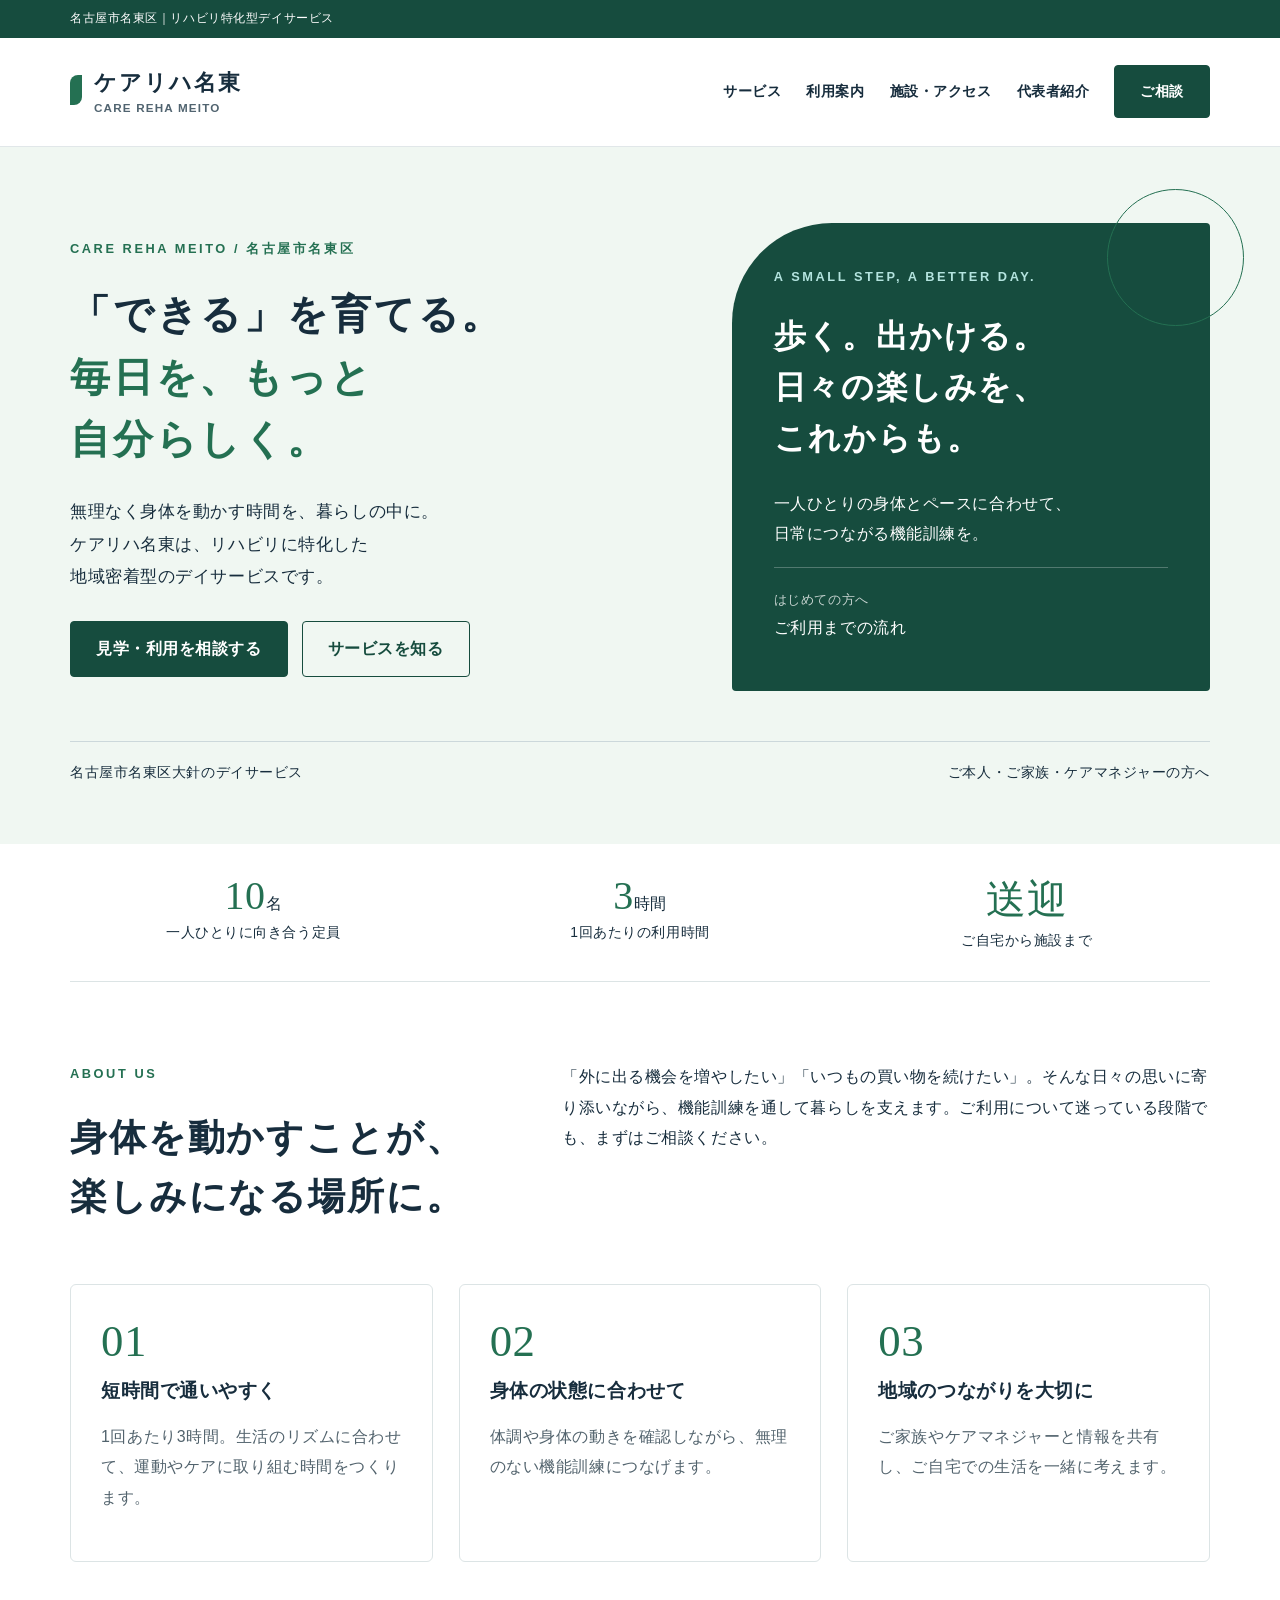
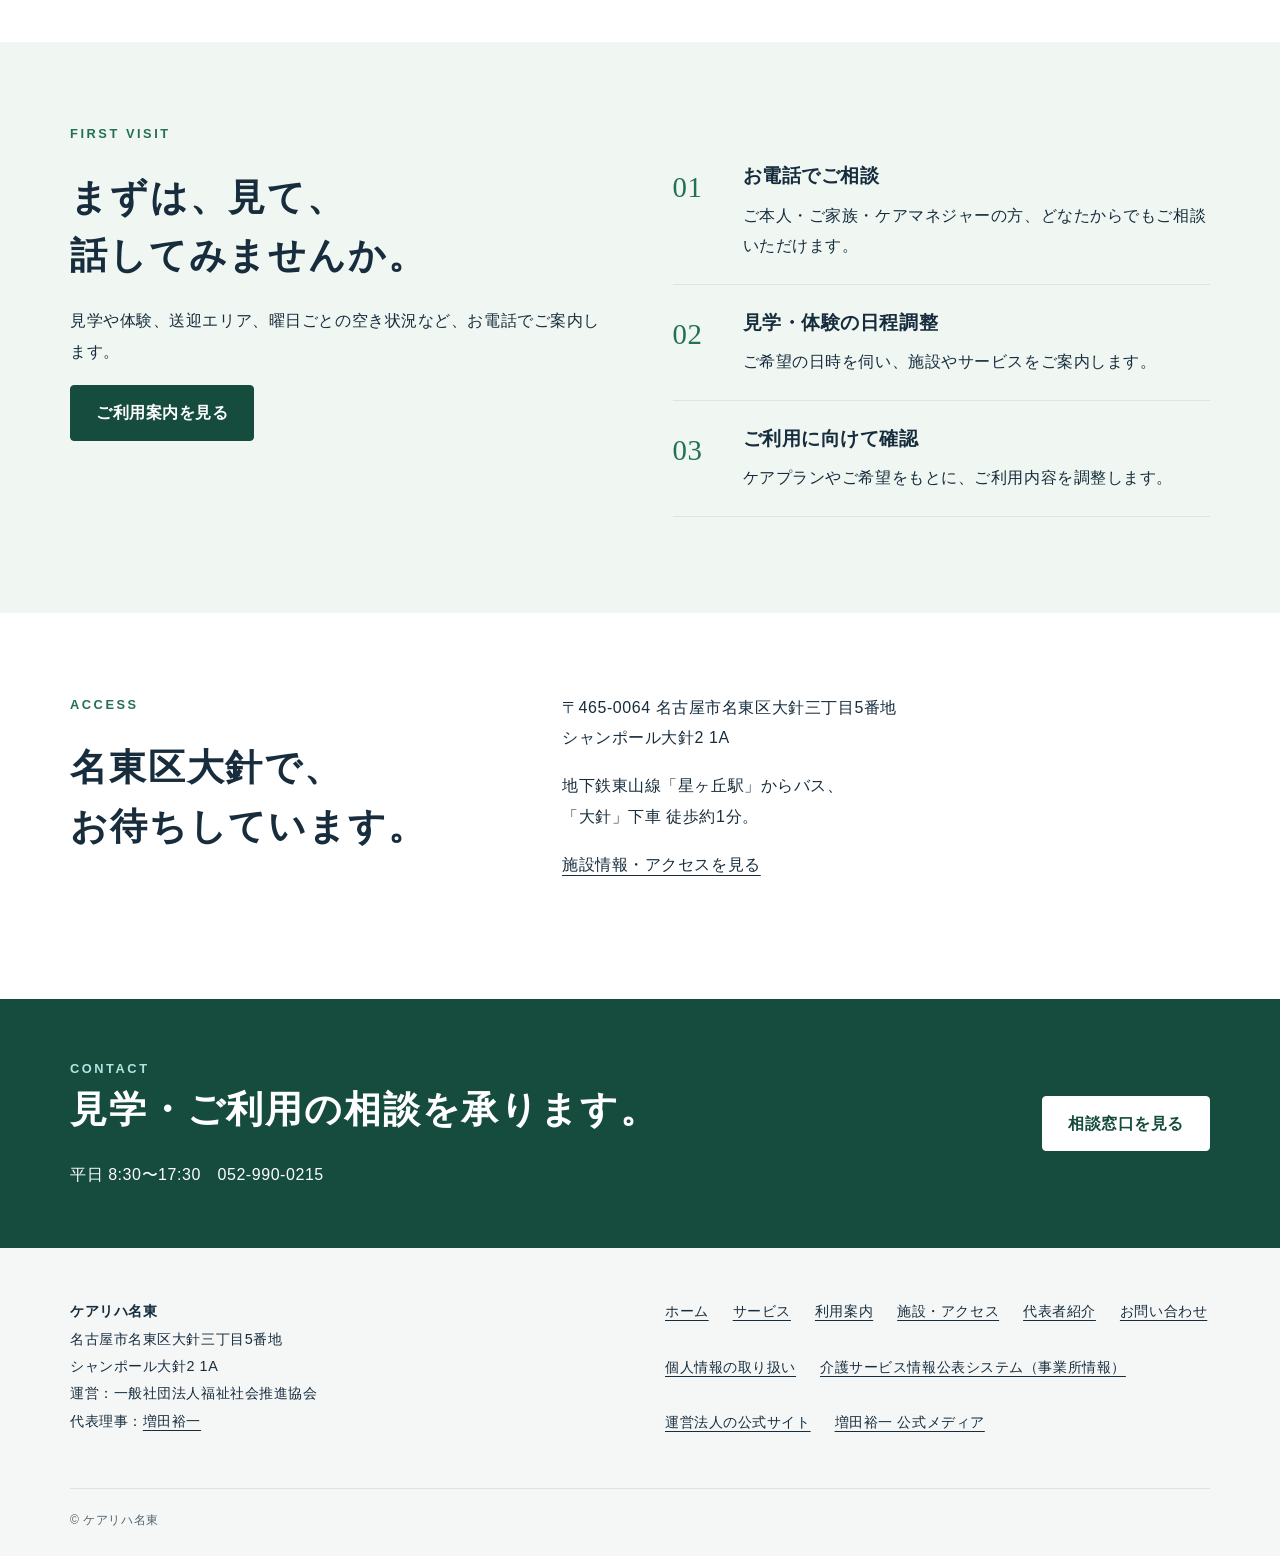
<file: index.html>
<!doctype html><html lang="ja"><head><meta charset="utf-8"><meta name="viewport" content="width=device-width,initial-scale=1"><title>名古屋市名東区のリハビリ特化型デイサービス｜ケアリハ名東</title><meta name="description" content="ケアリハ名東は名古屋市名東区大針のリハビリ特化型デイサービス。定員10名、1回3時間。見学・利用相談は052-990-0215。運営は一般社団法人福祉社会推進協会、代表理事は増田裕一。"><link rel="canonical" href="https://dayservice-meito.org/"><meta name="robots" content="index,follow,max-image-preview:large"><meta property="og:type" content="website"><meta property="og:locale" content="ja_JP"><meta property="og:site_name" content="ケアリハ名東"><meta property="og:title" content="名古屋市名東区のリハビリ特化型デイサービス｜ケアリハ名東"><meta property="og:description" content="ケアリハ名東は名古屋市名東区大針のリハビリ特化型デイサービス。定員10名、1回3時間。見学・利用相談は052-990-0215。運営は一般社団法人福祉社会推進協会、代表理事は増田裕一。"><meta property="og:url" content="https://dayservice-meito.org/"><meta property="og:image" content="https://dayservice-meito.org/og.png"><meta name="twitter:card" content="summary_large_image"><link rel="icon" href="/favicon.svg" type="image/svg+xml"><link rel="stylesheet" href="/style.css"><script type="application/ld+json">{"@context":"https://schema.org","@graph":[{"@type":"Organization","@id":"https://masudayuichi.net/#operator","name":"一般社団法人福祉社会推進協会","url":"https://fukushishakai.org/","address":{"@type":"PostalAddress","addressCountry":"JP","addressRegion":"愛知県","addressLocality":"日進市","streetAddress":"竹の山2-1810-2"},"employee":{"@id":"https://masudayuichi.jp/#person"},"subOrganization":[{"@id":"https://dayservice-meito.org/#organization"},{"@id":"https://masudayuichi.net/#hikariterrace"}]},{"@type":"Person","@id":"https://masudayuichi.jp/#person","name":"増田裕一","url":"https://masudayuichi.jp/profile/","jobTitle":"代表理事","worksFor":{"@id":"https://masudayuichi.net/#operator"},"sameAs":["https://www.youtube.com/@yuichimasuda","https://www.timeticket.jp/hosts/yuicho823/","https://www.linkedin.com/in/masudayuichi823/","https://note.com/yuicho823","https://coconala.com/users/86668","https://www.wantedly.com/id/yuichi_masuda_c","https://www.udemy.com/user/zeng-tian-yu-yi/","https://menta.work/user/229114"],"affiliation":{"@type":"Organization","name":"株式会社ヒカリスター出版","url":"https://hikaristar.com/"}},{"@type":"LocalBusiness","@id":"https://dayservice-meito.org/#organization","name":"ケアリハ名東","url":"https://dayservice-meito.org/","telephone":"+81-52-990-0215","parentOrganization":{"@id":"https://masudayuichi.net/#operator"},"address":{"@type":"PostalAddress","addressCountry":"JP","postalCode":"465-0064","addressRegion":"愛知県","addressLocality":"名古屋市名東区","streetAddress":"大針三丁目5番地 シャンポール大針2 1A"},"openingHoursSpecification":{"@type":"OpeningHoursSpecification","dayOfWeek":["Monday","Tuesday","Wednesday","Thursday","Friday"],"opens":"08:30","closes":"17:30"}},{"@type":"WebSite","@id":"https://dayservice-meito.org/#website","url":"https://dayservice-meito.org/","name":"ケアリハ名東","publisher":{"@id":"https://dayservice-meito.org/#organization"}},{"@type":"WebPage","@id":"https://dayservice-meito.org/#webpage","url":"https://dayservice-meito.org/","name":"名古屋市名東区のリハビリ特化型デイサービス｜ケアリハ名東","inLanguage":"ja","isPartOf":{"@id":"https://dayservice-meito.org/#website"},"mainEntity":{"@id":"https://dayservice-meito.org/#organization"}}]}</script></head><body><a class="skip" href="#main">本文へ移動</a><div class="topline"><div class="wrap">名古屋市名東区｜リハビリ特化型デイサービス</div></div><header class="header"><div class="wrap nav"><a class="brand" href="/">ケアリハ名東<small>CARE REHA MEITO</small></a><nav aria-label="メインナビゲーション"><a href="/services.html">サービス</a><a href="/guide.html">利用案内</a><a href="/access.html">施設・アクセス</a><a href="/profile.html">代表者紹介</a><a class="nav-contact" href="/contact.html">ご相談</a></nav></div></header><main id="main"><section class="hero"><div class="wrap"><div class="hero-grid"><div><p class="eyebrow">CARE REHA MEITO / 名古屋市名東区</p><h1>「できる」を育てる。<br><em>毎日を、もっと<br>自分らしく。</em></h1><p class="lead">無理なく身体を動かす時間を、暮らしの中に。<br>ケアリハ名東は、リハビリに特化した<br>地域密着型のデイサービスです。</p><div class="actions"><a class="btn" href="/contact.html">見学・利用を相談する</a><a class="btn outline" href="/services.html">サービスを知る</a></div></div><aside class="hero-panel"><p class="eyebrow">A SMALL STEP, A BETTER DAY.</p><h2>歩く。出かける。<br>日々の楽しみを、<br>これからも。</h2><p>一人ひとりの身体とペースに合わせて、<br>日常につながる機能訓練を。</p><a class="panel-link" href="/guide.html"><small>はじめての方へ</small>ご利用までの流れ</a></aside></div><div class="hero-foot"><span>名古屋市名東区大針のデイサービス</span><span>ご本人・ご家族・ケアマネジャーの方へ</span></div></div></section><div class="wrap stats"><div><strong>10</strong>名<span>一人ひとりに向き合う定員</span></div><div><strong>3</strong>時間<span>1回あたりの利用時間</span></div><div><strong>送迎</strong><span>ご自宅から施設まで</span></div></div><section class="section "><div class="wrap"><div class="section-title"><div><p class="eyebrow">ABOUT US</p><h2>身体を動かすことが、<br>楽しみになる場所に。</h2></div><p>「外に出る機会を増やしたい」「いつもの買い物を続けたい」。そんな日々の思いに寄り添いながら、機能訓練を通して暮らしを支えます。ご利用について迷っている段階でも、まずはご相談ください。</p></div><div class="grid"><article class="card"><span class="number">01</span><h3>短時間で通いやすく</h3><p>1回あたり3時間。生活のリズムに合わせて、運動やケアに取り組む時間をつくります。</p></article><article class="card"><span class="number">02</span><h3>身体の状態に合わせて</h3><p>体調や身体の動きを確認しながら、無理のない機能訓練につなげます。</p></article><article class="card"><span class="number">03</span><h3>地域のつながりを大切に</h3><p>ご家族やケアマネジャーと情報を共有し、ご自宅での生活を一緒に考えます。</p></article></div></div></section><section class="section tint"><div class="wrap"><div class="split"><div><p class="eyebrow">FIRST VISIT</p><h2>まずは、見て、<br>話してみませんか。</h2><p>見学や体験、送迎エリア、曜日ごとの空き状況など、お電話でご案内します。</p><a class="btn" href="/guide.html">ご利用案内を見る</a></div><div><ol class="steps"><li><h3>お電話でご相談</h3><p>ご本人・ご家族・ケアマネジャーの方、どなたからでもご相談いただけます。</p></li><li><h3>見学・体験の日程調整</h3><p>ご希望の日時を伺い、施設やサービスをご案内します。</p></li><li><h3>ご利用に向けて確認</h3><p>ケアプランやご希望をもとに、ご利用内容を調整します。</p></li></ol></div></div></div></section><section class="section "><div class="wrap"><div class="section-title"><div><p class="eyebrow">ACCESS</p><h2>名東区大針で、<br>お待ちしています。</h2></div><div><p>〒465-0064 名古屋市名東区大針三丁目5番地<br>シャンポール大針2 1A</p><p>地下鉄東山線「星ヶ丘駅」からバス、<br>「大針」下車 徒歩約1分。</p><a href="/access.html">施設情報・アクセスを見る</a></div></div></div></section></main><section class="cta"><div class="wrap"><div><p class="eyebrow">CONTACT</p><h2>見学・ご利用の相談を承ります。</h2><p>平日 8:30〜17:30　052-990-0215</p></div><a class="btn light" href="/contact.html">相談窓口を見る</a></div></section><footer class="footer"><div class="wrap"><div class="footer-grid"><div><strong>ケアリハ名東</strong><p>名古屋市名東区大針三丁目5番地<br>シャンポール大針2 1A<br>運営：一般社団法人福祉社会推進協会<br>代表理事：<a href="/profile.html">増田裕一</a></p></div><div class="footer-links"><a href="/">ホーム</a><a href="/services.html">サービス</a><a href="/guide.html">利用案内</a><a href="/access.html">施設・アクセス</a><a href="/profile.html">代表者紹介</a><a href="/contact.html">お問い合わせ</a><a href="/privacy.html">個人情報の取り扱い</a><a href="https://www.kaigokensaku.mhlw.go.jp/23/index.php?action_kouhyou_detail_033_kihon=true&amp;JigyosyoCd=2391500713-00&amp;ServiceCd=780" target="_blank" rel="noopener noreferrer">介護サービス情報公表システム（事業所情報）</a><a href="https://fukushishakai.org/">運営法人の公式サイト</a><a href="https://masudayuichi.jp/">増田裕一 公式メディア</a></div></div><div class="copyright">© ケアリハ名東</div></div></footer><a class="mobile-cta" href="tel:0529900215">電話で見学・利用相談　052-990-0215</a></body></html>
</file>
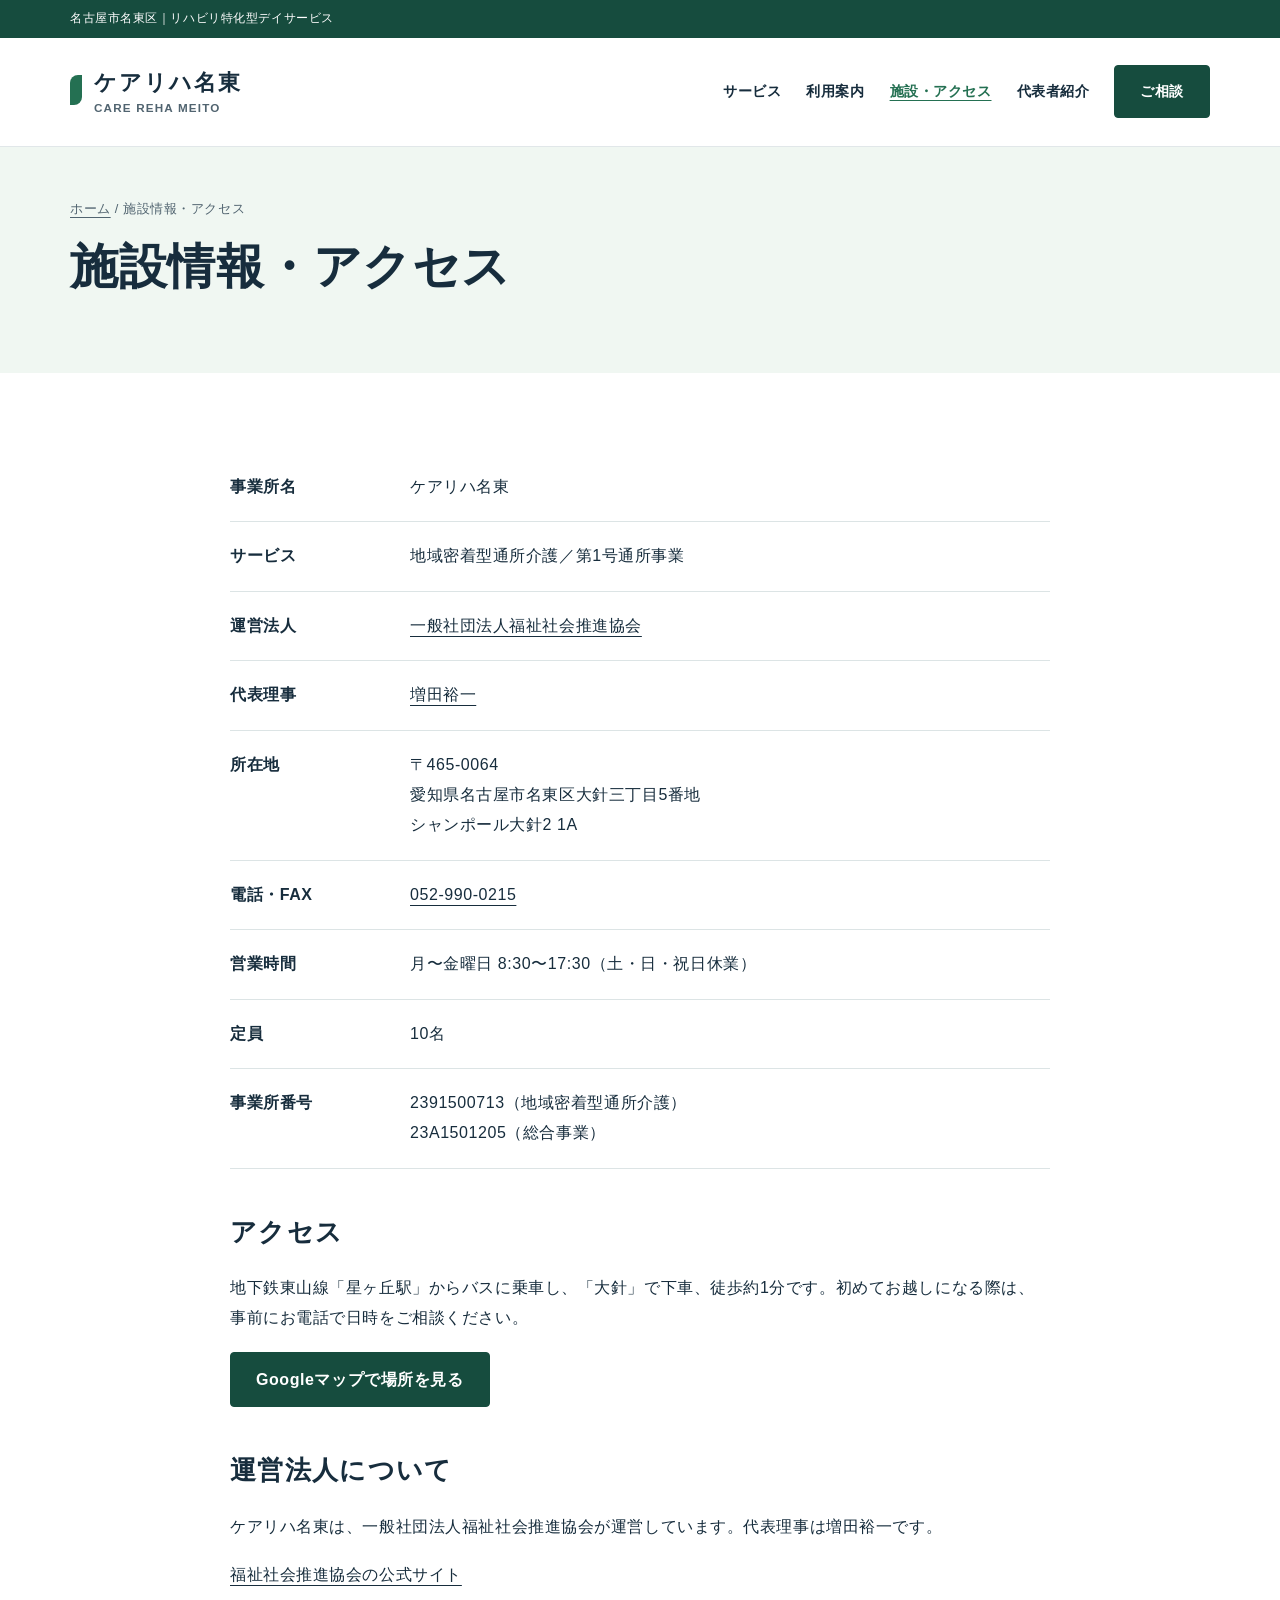
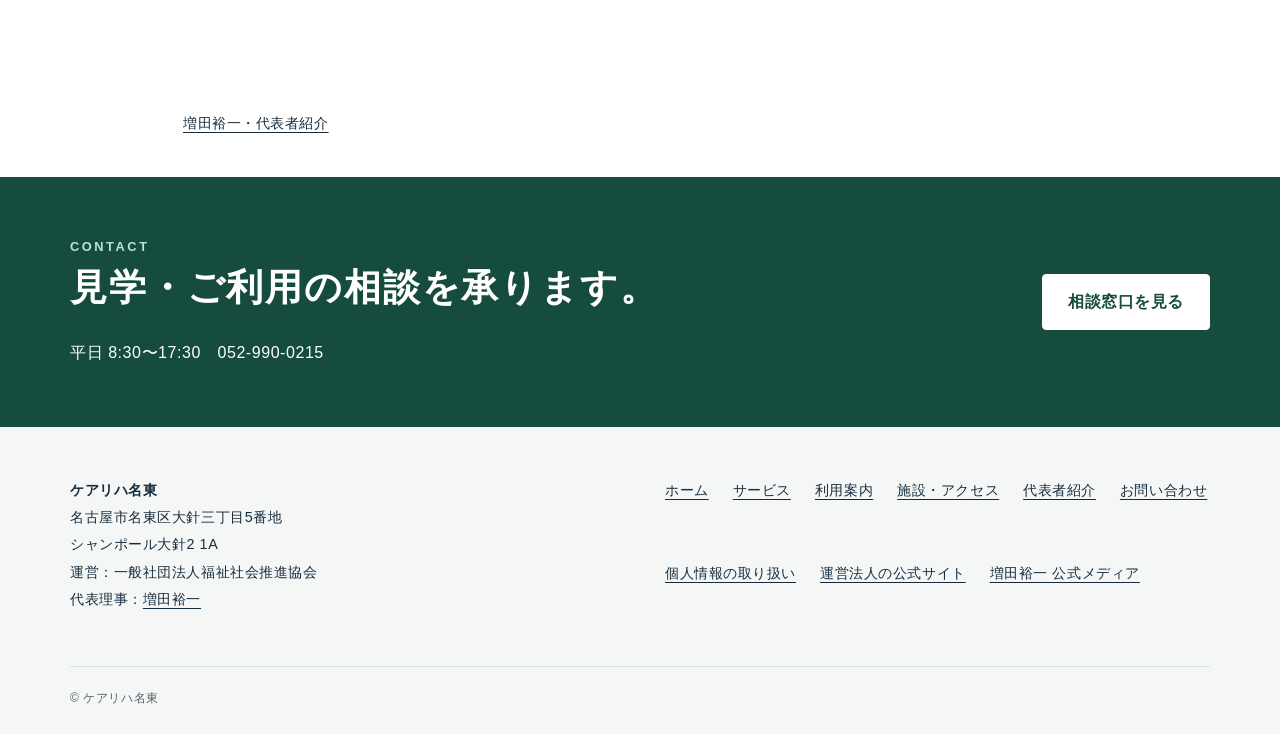
<file: access.html>
<!doctype html><html lang="ja"><head><meta charset="utf-8"><meta name="viewport" content="width=device-width,initial-scale=1"><title>施設情報・アクセス｜ケアリハ名東</title><meta name="description" content="ケアリハ名東の住所、電話、営業時間、事業所番号とアクセス。名古屋市名東区大針、バス停「大針」から徒歩約1分。運営法人の代表者・増田裕一の紹介も掲載しています。"><link rel="canonical" href="https://dayservice-meito.org/access.html"><meta name="robots" content="index,follow,max-image-preview:large"><meta property="og:type" content="website"><meta property="og:locale" content="ja_JP"><meta property="og:site_name" content="ケアリハ名東"><meta property="og:title" content="施設情報・アクセス｜ケアリハ名東"><meta property="og:description" content="ケアリハ名東の住所、電話、営業時間、事業所番号とアクセス。名古屋市名東区大針、バス停「大針」から徒歩約1分。"><meta property="og:url" content="https://dayservice-meito.org/access.html"><meta property="og:image" content="https://dayservice-meito.org/og.png"><meta name="twitter:card" content="summary_large_image"><link rel="icon" href="/favicon.svg" type="image/svg+xml"><link rel="stylesheet" href="/style.css"><script type="application/ld+json">{"@context": "https://schema.org", "@graph": [{"@type": "Organization", "@id": "https://masudayuichi.net/#operator", "name": "一般社団法人福祉社会推進協会", "url": "https://fukushishakai.org/", "address": {"@type": "PostalAddress", "addressCountry": "JP", "addressRegion": "愛知県", "addressLocality": "日進市", "streetAddress": "竹の山2-1810-2"}, "employee": {"@id": "https://masudayuichi.jp/#person"}, "subOrganization": [{"@id": "https://dayservice-meito.org/#organization"}, {"@id": "https://masudayuichi.net/#hikariterrace"}]}, {"@type": "Person", "@id": "https://masudayuichi.jp/#person", "name": "増田裕一", "url": "https://masudayuichi.jp/profile/", "jobTitle": "代表理事", "worksFor": {"@id": "https://masudayuichi.net/#operator"}, "sameAs": ["https://www.youtube.com/@yuichimasuda"], "affiliation": {"@type": "Organization", "name": "株式会社ヒカリスター出版", "url": "https://hikaristar.com/"}}, {"@type": "LocalBusiness", "@id": "https://dayservice-meito.org/#organization", "name": "ケアリハ名東", "url": "https://dayservice-meito.org/", "telephone": "+81-52-990-0215", "parentOrganization": {"@id": "https://masudayuichi.net/#operator"}, "address": {"@type": "PostalAddress", "addressCountry": "JP", "postalCode": "465-0064", "addressRegion": "愛知県", "addressLocality": "名古屋市名東区", "streetAddress": "大針三丁目5番地 シャンポール大針2 1A"}, "openingHoursSpecification": {"@type": "OpeningHoursSpecification", "dayOfWeek": ["Monday", "Tuesday", "Wednesday", "Thursday", "Friday"], "opens": "08:30", "closes": "17:30"}}, {"@type": "WebSite", "@id": "https://dayservice-meito.org/#website", "url": "https://dayservice-meito.org/", "name": "ケアリハ名東", "publisher": {"@id": "https://dayservice-meito.org/#organization"}}, {"@type": "WebPage", "@id": "https://dayservice-meito.org/access.html#webpage", "url": "https://dayservice-meito.org/access.html", "name": "施設情報・アクセス｜ケアリハ名東", "inLanguage": "ja", "isPartOf": {"@id": "https://dayservice-meito.org/#website"}, "mainEntity": {"@id": "https://dayservice-meito.org/#organization"}}, {"@type": "BreadcrumbList", "itemListElement": [{"@type": "ListItem", "position": 1, "name": "ホーム", "item": "https://dayservice-meito.org/"}, {"@type": "ListItem", "position": 2, "name": "施設情報・アクセス", "item": "https://dayservice-meito.org/access.html"}]}]}</script></head><body><a class="skip" href="#main">本文へ移動</a><div class="topline"><div class="wrap">名古屋市名東区｜リハビリ特化型デイサービス</div></div><header class="header"><div class="wrap nav"><a class="brand" href="/">ケアリハ名東<small>CARE REHA MEITO</small></a><nav aria-label="メインナビゲーション"><a href="/services.html">サービス</a><a href="/guide.html">利用案内</a><a href="/access.html" aria-current="page">施設・アクセス</a><a href="/profile.html">代表者紹介</a><a class="nav-contact" href="/contact.html">ご相談</a></nav></div></header><main id="main"><div class="page-head"><div class="wrap"><div class="crumb"><a href="/">ホーム</a> / 施設情報・アクセス</div><h1>施設情報・アクセス</h1></div></div><section class="section "><div class="wrap"><div class="prose"><dl class="data"><div><dt>事業所名</dt><dd>ケアリハ名東</dd></div><div><dt>サービス</dt><dd>地域密着型通所介護／第1号通所事業</dd></div><div><dt>運営法人</dt><dd><a href="https://fukushishakai.org/">一般社団法人福祉社会推進協会</a></dd></div><div><dt>代表理事</dt><dd><a href="/profile.html">増田裕一</a></dd></div><div><dt>所在地</dt><dd>〒465-0064<br>愛知県名古屋市名東区大針三丁目5番地<br>シャンポール大針2 1A</dd></div><div><dt>電話・FAX</dt><dd><a href="tel:0529900215">052-990-0215</a></dd></div><div><dt>営業時間</dt><dd>月〜金曜日 8:30〜17:30（土・日・祝日休業）</dd></div><div><dt>定員</dt><dd>10名</dd></div><div><dt>事業所番号</dt><dd>2391500713（地域密着型通所介護）<br>23A1501205（総合事業）</dd></div></dl><h2>アクセス</h2><p>地下鉄東山線「星ヶ丘駅」からバスに乗車し、「大針」で下車、徒歩約1分です。初めてお越しになる際は、事前にお電話で日時をご相談ください。</p><a class="btn" href="https://www.google.com/maps/search/?api=1&amp;query=ケアリハ名東+名古屋市名東区大針3-5">Googleマップで場所を見る</a><h2>運営法人について</h2><p>ケアリハ名東は、一般社団法人福祉社会推進協会が運営しています。代表理事は増田裕一です。</p><a href="https://fukushishakai.org/">福祉社会推進協会の公式サイト</a></div></div></section><div style="max-width:950px;margin:22px auto;padding:18px;font-size:14px"><a href="/profile.html">増田裕一・代表者紹介</a></div></main><section class="cta"><div class="wrap"><div><p class="eyebrow">CONTACT</p><h2>見学・ご利用の相談を承ります。</h2><p>平日 8:30〜17:30　052-990-0215</p></div><a class="btn light" href="/contact.html">相談窓口を見る</a></div></section><footer class="footer"><div class="wrap"><div class="footer-grid"><div><strong>ケアリハ名東</strong><p>名古屋市名東区大針三丁目5番地<br>シャンポール大針2 1A<br>運営：一般社団法人福祉社会推進協会<br>代表理事：<a href="/profile.html">増田裕一</a></p></div><div class="footer-links"><a href="/">ホーム</a><a href="/services.html">サービス</a><a href="/guide.html">利用案内</a><a href="/access.html">施設・アクセス</a><a href="/profile.html">代表者紹介</a><a href="/contact.html">お問い合わせ</a><a href="/privacy.html">個人情報の取り扱い</a><a href="https://fukushishakai.org/">運営法人の公式サイト</a><a href="https://masudayuichi.jp/">増田裕一 公式メディア</a></div></div><div class="copyright">© ケアリハ名東</div></div></footer><a class="mobile-cta" href="tel:0529900215">電話で見学・利用相談　052-990-0215</a></body></html>
</file>
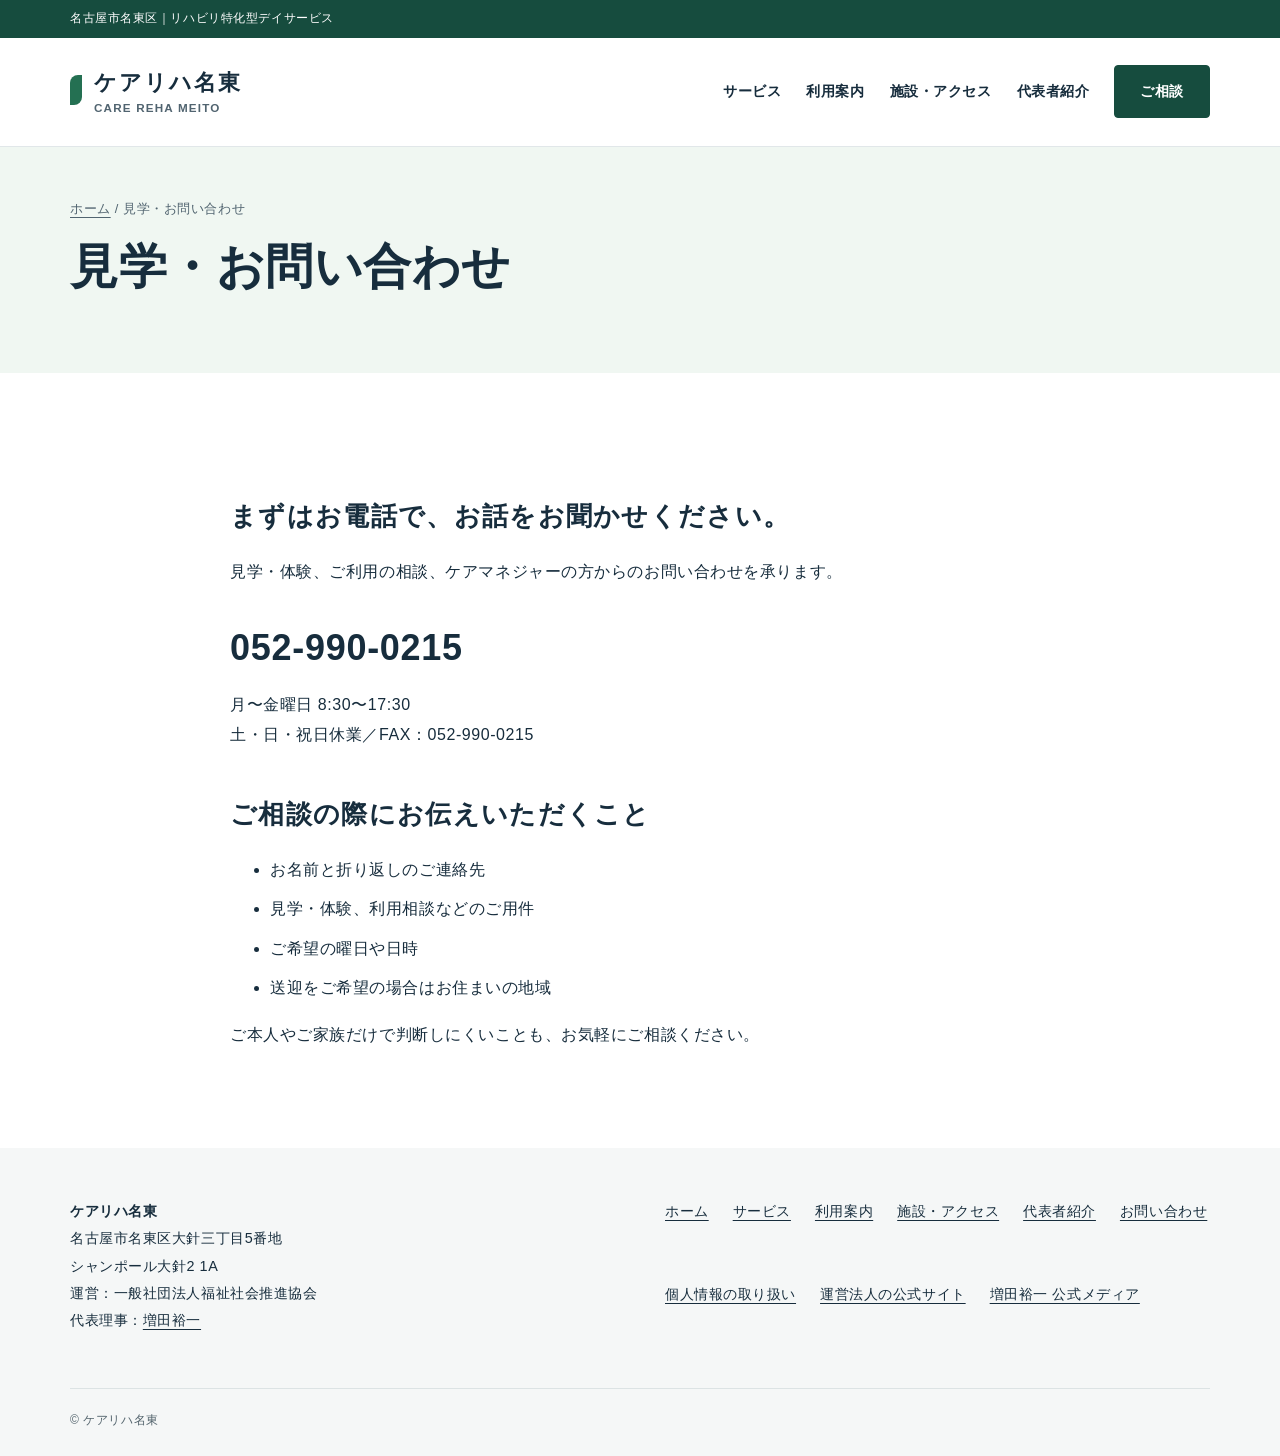
<file: contact.html>
<!doctype html><html lang="ja"><head><meta charset="utf-8"><meta name="viewport" content="width=device-width,initial-scale=1"><title>見学・お問い合わせ｜ケアリハ名東</title><meta name="description" content="ケアリハ名東の見学・体験・利用相談は052-990-0215。受付は平日8:30〜17:30。"><link rel="canonical" href="https://dayservice-meito.org/contact.html"><meta name="robots" content="index,follow,max-image-preview:large"><meta property="og:type" content="website"><meta property="og:locale" content="ja_JP"><meta property="og:site_name" content="ケアリハ名東"><meta property="og:title" content="見学・お問い合わせ｜ケアリハ名東"><meta property="og:description" content="ケアリハ名東の見学・体験・利用相談は052-990-0215。受付は平日8:30〜17:30。"><meta property="og:url" content="https://dayservice-meito.org/contact.html"><meta property="og:image" content="https://dayservice-meito.org/og.png"><meta name="twitter:card" content="summary_large_image"><link rel="icon" href="/favicon.svg" type="image/svg+xml"><link rel="stylesheet" href="/style.css"><script type="application/ld+json">{"@context": "https://schema.org", "@graph": [{"@type": "Organization", "@id": "https://masudayuichi.net/#operator", "name": "一般社団法人福祉社会推進協会", "url": "https://fukushishakai.org/", "address": {"@type": "PostalAddress", "addressCountry": "JP", "addressRegion": "愛知県", "addressLocality": "日進市", "streetAddress": "竹の山2-1810-2"}, "employee": {"@id": "https://masudayuichi.jp/#person"}, "subOrganization": [{"@id": "https://dayservice-meito.org/#organization"}, {"@id": "https://masudayuichi.net/#hikariterrace"}]}, {"@type": "Person", "@id": "https://masudayuichi.jp/#person", "name": "増田裕一", "url": "https://masudayuichi.jp/profile/", "jobTitle": "代表理事", "worksFor": {"@id": "https://masudayuichi.net/#operator"}, "sameAs": ["https://www.youtube.com/@yuichimasuda"], "affiliation": {"@type": "Organization", "name": "株式会社ヒカリスター出版", "url": "https://hikaristar.com/"}}, {"@type": "LocalBusiness", "@id": "https://dayservice-meito.org/#organization", "name": "ケアリハ名東", "url": "https://dayservice-meito.org/", "telephone": "+81-52-990-0215", "parentOrganization": {"@id": "https://masudayuichi.net/#operator"}, "address": {"@type": "PostalAddress", "addressCountry": "JP", "postalCode": "465-0064", "addressRegion": "愛知県", "addressLocality": "名古屋市名東区", "streetAddress": "大針三丁目5番地 シャンポール大針2 1A"}, "openingHoursSpecification": {"@type": "OpeningHoursSpecification", "dayOfWeek": ["Monday", "Tuesday", "Wednesday", "Thursday", "Friday"], "opens": "08:30", "closes": "17:30"}}, {"@type": "WebSite", "@id": "https://dayservice-meito.org/#website", "url": "https://dayservice-meito.org/", "name": "ケアリハ名東", "publisher": {"@id": "https://dayservice-meito.org/#organization"}}, {"@type": "WebPage", "@id": "https://dayservice-meito.org/contact.html#webpage", "url": "https://dayservice-meito.org/contact.html", "name": "見学・お問い合わせ｜ケアリハ名東", "inLanguage": "ja", "isPartOf": {"@id": "https://dayservice-meito.org/#website"}, "mainEntity": {"@id": "https://dayservice-meito.org/#organization"}}, {"@type": "BreadcrumbList", "itemListElement": [{"@type": "ListItem", "position": 1, "name": "ホーム", "item": "https://dayservice-meito.org/"}, {"@type": "ListItem", "position": 2, "name": "見学・お問い合わせ", "item": "https://dayservice-meito.org/contact.html"}]}]}</script></head><body><a class="skip" href="#main">本文へ移動</a><div class="topline"><div class="wrap">名古屋市名東区｜リハビリ特化型デイサービス</div></div><header class="header"><div class="wrap nav"><a class="brand" href="/">ケアリハ名東<small>CARE REHA MEITO</small></a><nav aria-label="メインナビゲーション"><a href="/services.html">サービス</a><a href="/guide.html">利用案内</a><a href="/access.html">施設・アクセス</a><a href="/profile.html">代表者紹介</a><a class="nav-contact" href="/contact.html">ご相談</a></nav></div></header><main id="main"><div class="page-head"><div class="wrap"><div class="crumb"><a href="/">ホーム</a> / 見学・お問い合わせ</div><h1>見学・お問い合わせ</h1></div></div><section class="section "><div class="wrap"><div class="prose"><h2>まずはお電話で、お話をお聞かせください。</h2><p>見学・体験、ご利用の相談、ケアマネジャーの方からのお問い合わせを承ります。</p><a class="phone" href="tel:0529900215">052-990-0215</a><p>月〜金曜日 8:30〜17:30<br>土・日・祝日休業／FAX：052-990-0215</p><h2>ご相談の際にお伝えいただくこと</h2><ul><li>お名前と折り返しのご連絡先</li><li>見学・体験、利用相談などのご用件</li><li>ご希望の曜日や日時</li><li>送迎をご希望の場合はお住まいの地域</li></ul><p>ご本人やご家族だけで判断しにくいことも、お気軽にご相談ください。</p></div></div></section></main><footer class="footer"><div class="wrap"><div class="footer-grid"><div><strong>ケアリハ名東</strong><p>名古屋市名東区大針三丁目5番地<br>シャンポール大針2 1A<br>運営：一般社団法人福祉社会推進協会<br>代表理事：<a href="/profile.html">増田裕一</a></p></div><div class="footer-links"><a href="/">ホーム</a><a href="/services.html">サービス</a><a href="/guide.html">利用案内</a><a href="/access.html">施設・アクセス</a><a href="/profile.html">代表者紹介</a><a href="/contact.html">お問い合わせ</a><a href="/privacy.html">個人情報の取り扱い</a><a href="https://fukushishakai.org/">運営法人の公式サイト</a><a href="https://masudayuichi.jp/">増田裕一 公式メディア</a></div></div><div class="copyright">© ケアリハ名東</div></div></footer><a class="mobile-cta" href="tel:0529900215">電話で見学・利用相談　052-990-0215</a></body></html>
</file>
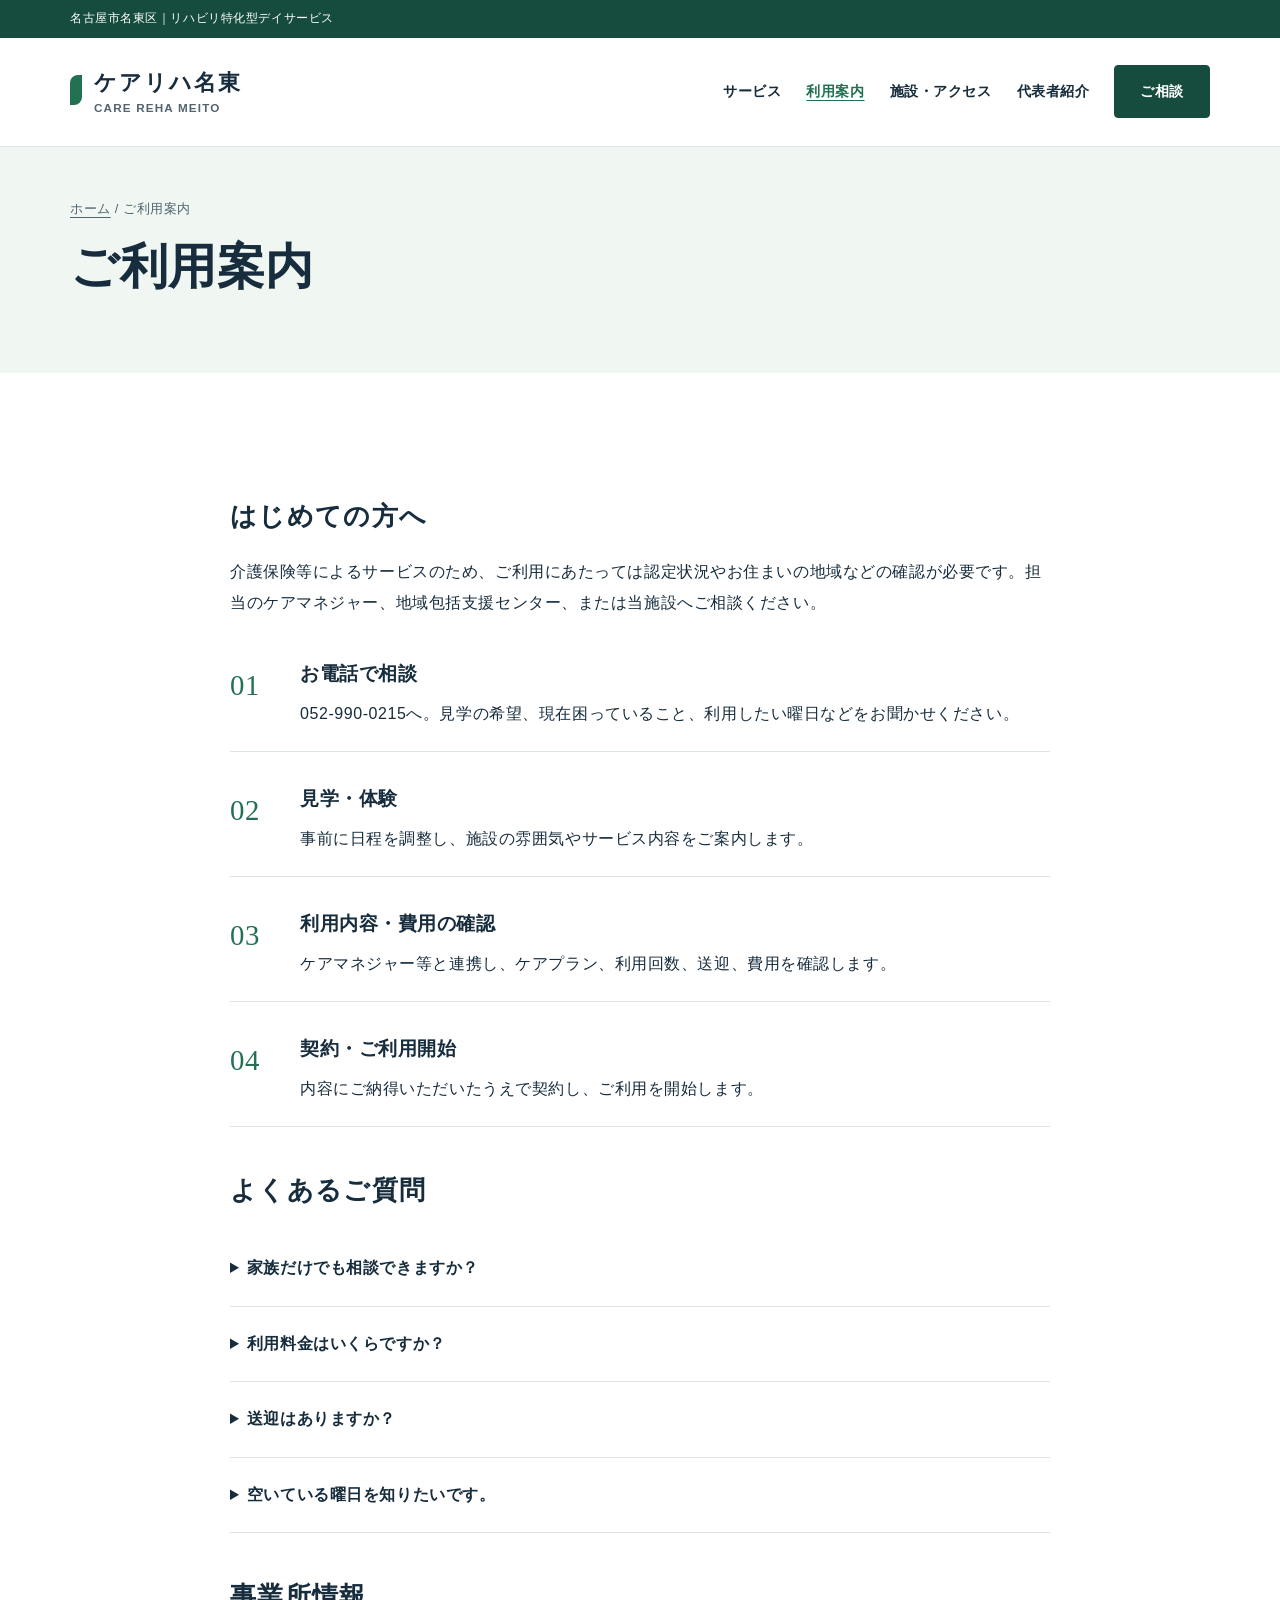
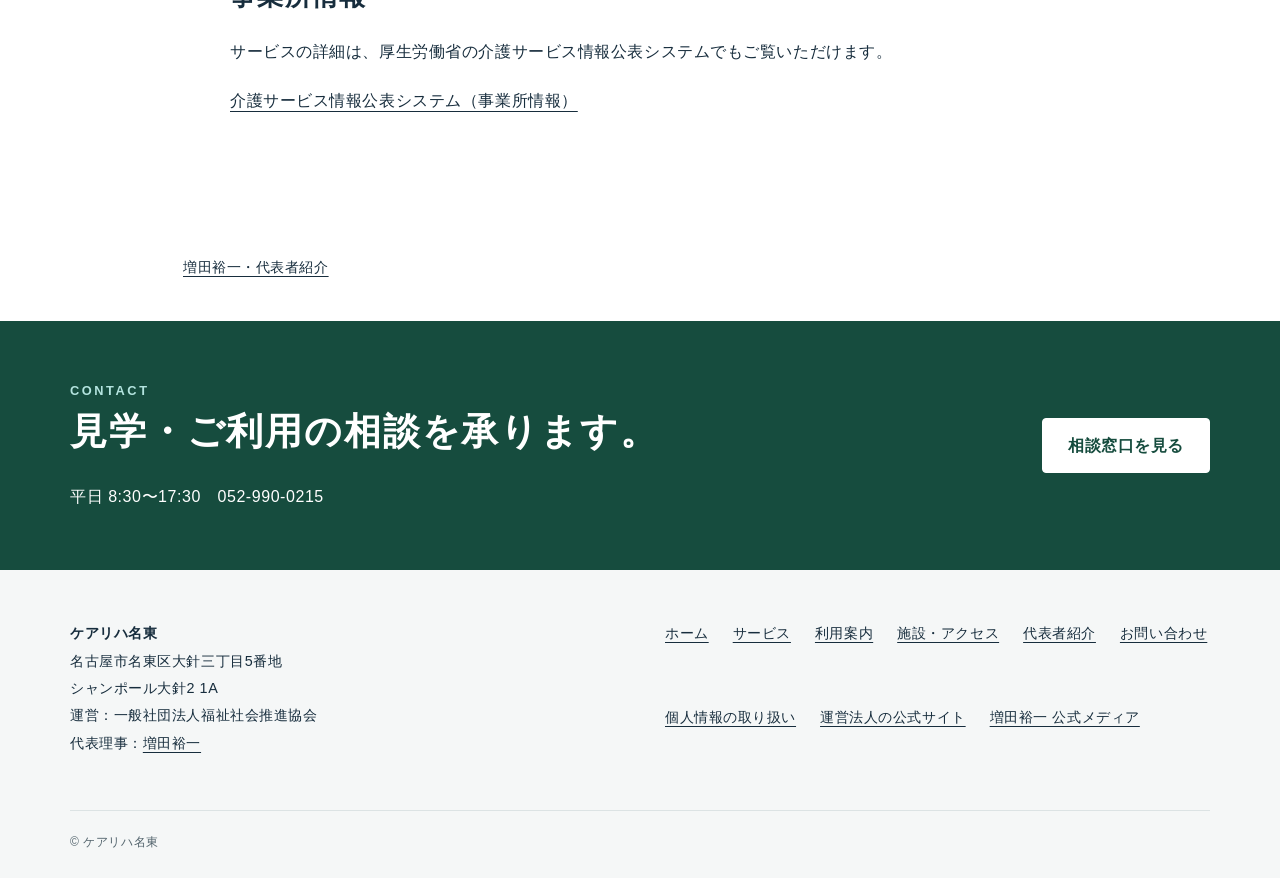
<file: guide.html>
<!doctype html><html lang="ja"><head><meta charset="utf-8"><meta name="viewport" content="width=device-width,initial-scale=1"><title>ご利用案内｜ケアリハ名東</title><meta name="description" content="ケアリハ名東の見学・利用相談から契約までの流れ、料金や送迎に関するご質問をご案内します。運営法人の代表者・増田裕一の紹介も掲載しています。"><link rel="canonical" href="https://dayservice-meito.org/guide.html"><meta name="robots" content="index,follow,max-image-preview:large"><meta property="og:type" content="website"><meta property="og:locale" content="ja_JP"><meta property="og:site_name" content="ケアリハ名東"><meta property="og:title" content="ご利用案内｜ケアリハ名東"><meta property="og:description" content="ケアリハ名東の見学・利用相談から契約までの流れ、料金や送迎に関するご質問をご案内します。"><meta property="og:url" content="https://dayservice-meito.org/guide.html"><meta property="og:image" content="https://dayservice-meito.org/og.png"><meta name="twitter:card" content="summary_large_image"><link rel="icon" href="/favicon.svg" type="image/svg+xml"><link rel="stylesheet" href="/style.css"><script type="application/ld+json">{"@context": "https://schema.org", "@graph": [{"@type": "Organization", "@id": "https://masudayuichi.net/#operator", "name": "一般社団法人福祉社会推進協会", "url": "https://fukushishakai.org/", "address": {"@type": "PostalAddress", "addressCountry": "JP", "addressRegion": "愛知県", "addressLocality": "日進市", "streetAddress": "竹の山2-1810-2"}, "employee": {"@id": "https://masudayuichi.jp/#person"}, "subOrganization": [{"@id": "https://dayservice-meito.org/#organization"}, {"@id": "https://masudayuichi.net/#hikariterrace"}]}, {"@type": "Person", "@id": "https://masudayuichi.jp/#person", "name": "増田裕一", "url": "https://masudayuichi.jp/profile/", "jobTitle": "代表理事", "worksFor": {"@id": "https://masudayuichi.net/#operator"}, "sameAs": ["https://www.youtube.com/@yuichimasuda"], "affiliation": {"@type": "Organization", "name": "株式会社ヒカリスター出版", "url": "https://hikaristar.com/"}}, {"@type": "LocalBusiness", "@id": "https://dayservice-meito.org/#organization", "name": "ケアリハ名東", "url": "https://dayservice-meito.org/", "telephone": "+81-52-990-0215", "parentOrganization": {"@id": "https://masudayuichi.net/#operator"}, "address": {"@type": "PostalAddress", "addressCountry": "JP", "postalCode": "465-0064", "addressRegion": "愛知県", "addressLocality": "名古屋市名東区", "streetAddress": "大針三丁目5番地 シャンポール大針2 1A"}, "openingHoursSpecification": {"@type": "OpeningHoursSpecification", "dayOfWeek": ["Monday", "Tuesday", "Wednesday", "Thursday", "Friday"], "opens": "08:30", "closes": "17:30"}}, {"@type": "WebSite", "@id": "https://dayservice-meito.org/#website", "url": "https://dayservice-meito.org/", "name": "ケアリハ名東", "publisher": {"@id": "https://dayservice-meito.org/#organization"}}, {"@type": "WebPage", "@id": "https://dayservice-meito.org/guide.html#webpage", "url": "https://dayservice-meito.org/guide.html", "name": "ご利用案内｜ケアリハ名東", "inLanguage": "ja", "isPartOf": {"@id": "https://dayservice-meito.org/#website"}, "mainEntity": {"@id": "https://dayservice-meito.org/#organization"}}, {"@type": "BreadcrumbList", "itemListElement": [{"@type": "ListItem", "position": 1, "name": "ホーム", "item": "https://dayservice-meito.org/"}, {"@type": "ListItem", "position": 2, "name": "ご利用案内", "item": "https://dayservice-meito.org/guide.html"}]}]}</script></head><body><a class="skip" href="#main">本文へ移動</a><div class="topline"><div class="wrap">名古屋市名東区｜リハビリ特化型デイサービス</div></div><header class="header"><div class="wrap nav"><a class="brand" href="/">ケアリハ名東<small>CARE REHA MEITO</small></a><nav aria-label="メインナビゲーション"><a href="/services.html">サービス</a><a href="/guide.html" aria-current="page">利用案内</a><a href="/access.html">施設・アクセス</a><a href="/profile.html">代表者紹介</a><a class="nav-contact" href="/contact.html">ご相談</a></nav></div></header><main id="main"><div class="page-head"><div class="wrap"><div class="crumb"><a href="/">ホーム</a> / ご利用案内</div><h1>ご利用案内</h1></div></div><section class="section "><div class="wrap"><div class="prose"><h2>はじめての方へ</h2><p>介護保険等によるサービスのため、ご利用にあたっては認定状況やお住まいの地域などの確認が必要です。担当のケアマネジャー、地域包括支援センター、または当施設へご相談ください。</p><ol class="steps"><li><h3>お電話で相談</h3><p>052-990-0215へ。見学の希望、現在困っていること、利用したい曜日などをお聞かせください。</p></li><li><h3>見学・体験</h3><p>事前に日程を調整し、施設の雰囲気やサービス内容をご案内します。</p></li><li><h3>利用内容・費用の確認</h3><p>ケアマネジャー等と連携し、ケアプラン、利用回数、送迎、費用を確認します。</p></li><li><h3>契約・ご利用開始</h3><p>内容にご納得いただいたうえで契約し、ご利用を開始します。</p></li></ol><h2>よくあるご質問</h2><div class="faq"><details><summary>家族だけでも相談できますか？</summary><p>はい。ご本人、ご家族、ケアマネジャーの方からのご相談を承ります。</p></details><details><summary>利用料金はいくらですか？</summary><p>認定区分、ご利用内容、自己負担割合などによって異なります。ご相談時に確認し、契約前にご説明します。</p></details><details><summary>送迎はありますか？</summary><p>ご自宅までの送迎があります。対応エリアや送迎時の介助については個別にご相談ください。</p></details><details><summary>空いている曜日を知りたいです。</summary><p>空き状況は随時変わります。お電話でご希望の曜日をお伝えください。</p></details></div><h2>事業所情報</h2><p>サービスの詳細は、厚生労働省の介護サービス情報公表システムでもご覧いただけます。</p><p><a href="https://www.kaigokensaku.mhlw.go.jp/23/index.php?action_kouhyou_detail_033_kihon=true&amp;JigyosyoCd=2391500713-00&amp;ServiceCd=780" target="_blank" rel="noopener noreferrer">介護サービス情報公表システム（事業所情報）</a></p></div></div></div></section><div style="max-width:950px;margin:22px auto;padding:18px;font-size:14px"><a href="/profile.html">増田裕一・代表者紹介</a></div></main><section class="cta"><div class="wrap"><div><p class="eyebrow">CONTACT</p><h2>見学・ご利用の相談を承ります。</h2><p>平日 8:30〜17:30　052-990-0215</p></div><a class="btn light" href="/contact.html">相談窓口を見る</a></div></section><footer class="footer"><div class="wrap"><div class="footer-grid"><div><strong>ケアリハ名東</strong><p>名古屋市名東区大針三丁目5番地<br>シャンポール大針2 1A<br>運営：一般社団法人福祉社会推進協会<br>代表理事：<a href="/profile.html">増田裕一</a></p></div><div class="footer-links"><a href="/">ホーム</a><a href="/services.html">サービス</a><a href="/guide.html">利用案内</a><a href="/access.html">施設・アクセス</a><a href="/profile.html">代表者紹介</a><a href="/contact.html">お問い合わせ</a><a href="/privacy.html">個人情報の取り扱い</a><a href="https://fukushishakai.org/">運営法人の公式サイト</a><a href="https://masudayuichi.jp/">増田裕一 公式メディア</a></div></div><div class="copyright">© ケアリハ名東</div></div></footer><a class="mobile-cta" href="tel:0529900215">電話で見学・利用相談　052-990-0215</a></body></html>
</file>
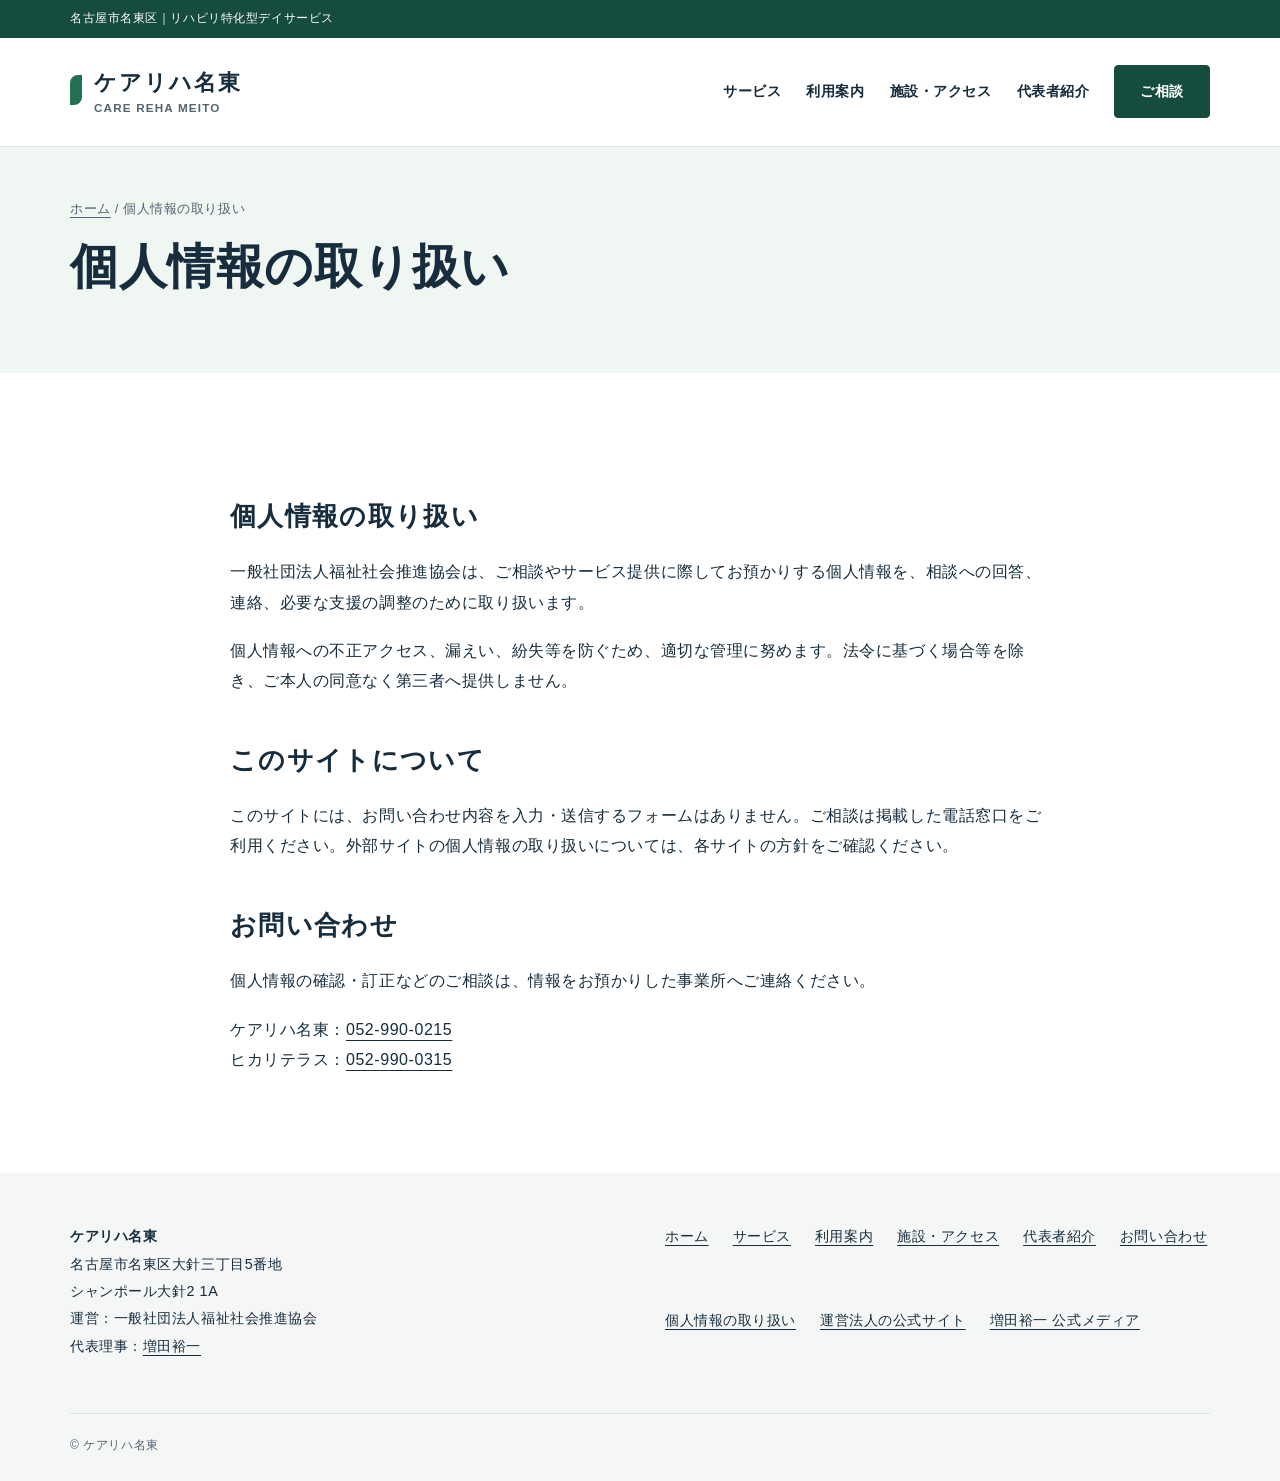
<file: privacy.html>
<!doctype html><html lang="ja"><head><meta charset="utf-8"><meta name="viewport" content="width=device-width,initial-scale=1"><title>個人情報の取り扱い｜ケアリハ名東</title><meta name="description" content="一般社団法人福祉社会推進協会の個人情報の取り扱いと相談窓口について。"><link rel="canonical" href="https://dayservice-meito.org/privacy.html"><meta name="robots" content="index,follow,max-image-preview:large"><meta property="og:type" content="website"><meta property="og:locale" content="ja_JP"><meta property="og:site_name" content="ケアリハ名東"><meta property="og:title" content="個人情報の取り扱い｜ケアリハ名東"><meta property="og:description" content="一般社団法人福祉社会推進協会の個人情報の取り扱いと相談窓口について。"><meta property="og:url" content="https://dayservice-meito.org/privacy.html"><meta property="og:image" content="https://dayservice-meito.org/og.png"><meta name="twitter:card" content="summary_large_image"><link rel="icon" href="/favicon.svg" type="image/svg+xml"><link rel="stylesheet" href="/style.css"><script type="application/ld+json">{"@context": "https://schema.org", "@graph": [{"@type": "Organization", "@id": "https://masudayuichi.net/#operator", "name": "一般社団法人福祉社会推進協会", "url": "https://fukushishakai.org/", "address": {"@type": "PostalAddress", "addressCountry": "JP", "addressRegion": "愛知県", "addressLocality": "日進市", "streetAddress": "竹の山2-1810-2"}, "employee": {"@id": "https://masudayuichi.jp/#person"}, "subOrganization": [{"@id": "https://dayservice-meito.org/#organization"}, {"@id": "https://masudayuichi.net/#hikariterrace"}]}, {"@type": "Person", "@id": "https://masudayuichi.jp/#person", "name": "増田裕一", "url": "https://masudayuichi.jp/profile/", "jobTitle": "代表理事", "worksFor": {"@id": "https://masudayuichi.net/#operator"}, "sameAs": ["https://www.youtube.com/@yuichimasuda"], "affiliation": {"@type": "Organization", "name": "株式会社ヒカリスター出版", "url": "https://hikaristar.com/"}}, {"@type": "LocalBusiness", "@id": "https://dayservice-meito.org/#organization", "name": "ケアリハ名東", "url": "https://dayservice-meito.org/", "telephone": "+81-52-990-0215", "parentOrganization": {"@id": "https://masudayuichi.net/#operator"}, "address": {"@type": "PostalAddress", "addressCountry": "JP", "postalCode": "465-0064", "addressRegion": "愛知県", "addressLocality": "名古屋市名東区", "streetAddress": "大針三丁目5番地 シャンポール大針2 1A"}, "openingHoursSpecification": {"@type": "OpeningHoursSpecification", "dayOfWeek": ["Monday", "Tuesday", "Wednesday", "Thursday", "Friday"], "opens": "08:30", "closes": "17:30"}}, {"@type": "WebSite", "@id": "https://dayservice-meito.org/#website", "url": "https://dayservice-meito.org/", "name": "ケアリハ名東", "publisher": {"@id": "https://dayservice-meito.org/#organization"}}, {"@type": "WebPage", "@id": "https://dayservice-meito.org/privacy.html#webpage", "url": "https://dayservice-meito.org/privacy.html", "name": "個人情報の取り扱い｜ケアリハ名東", "inLanguage": "ja", "isPartOf": {"@id": "https://dayservice-meito.org/#website"}, "mainEntity": {"@id": "https://dayservice-meito.org/#organization"}}, {"@type": "BreadcrumbList", "itemListElement": [{"@type": "ListItem", "position": 1, "name": "ホーム", "item": "https://dayservice-meito.org/"}, {"@type": "ListItem", "position": 2, "name": "個人情報の取り扱い", "item": "https://dayservice-meito.org/privacy.html"}]}]}</script></head><body><a class="skip" href="#main">本文へ移動</a><div class="topline"><div class="wrap">名古屋市名東区｜リハビリ特化型デイサービス</div></div><header class="header"><div class="wrap nav"><a class="brand" href="/">ケアリハ名東<small>CARE REHA MEITO</small></a><nav aria-label="メインナビゲーション"><a href="/services.html">サービス</a><a href="/guide.html">利用案内</a><a href="/access.html">施設・アクセス</a><a href="/profile.html">代表者紹介</a><a class="nav-contact" href="/contact.html">ご相談</a></nav></div></header><main id="main"><div class="page-head"><div class="wrap"><div class="crumb"><a href="/">ホーム</a> / 個人情報の取り扱い</div><h1>個人情報の取り扱い</h1></div></div><section class="section "><div class="wrap"><div class="prose"><h2>個人情報の取り扱い</h2><p>一般社団法人福祉社会推進協会は、ご相談やサービス提供に際してお預かりする個人情報を、相談への回答、連絡、必要な支援の調整のために取り扱います。</p><p>個人情報への不正アクセス、漏えい、紛失等を防ぐため、適切な管理に努めます。法令に基づく場合等を除き、ご本人の同意なく第三者へ提供しません。</p><h2>このサイトについて</h2><p>このサイトには、お問い合わせ内容を入力・送信するフォームはありません。ご相談は掲載した電話窓口をご利用ください。外部サイトの個人情報の取り扱いについては、各サイトの方針をご確認ください。</p><h2>お問い合わせ</h2><p>個人情報の確認・訂正などのご相談は、情報をお預かりした事業所へご連絡ください。</p><p>ケアリハ名東：<a href="tel:0529900215">052-990-0215</a><br>ヒカリテラス：<a href="tel:0529900315">052-990-0315</a></p></div></div></section></main><footer class="footer"><div class="wrap"><div class="footer-grid"><div><strong>ケアリハ名東</strong><p>名古屋市名東区大針三丁目5番地<br>シャンポール大針2 1A<br>運営：一般社団法人福祉社会推進協会<br>代表理事：<a href="/profile.html">増田裕一</a></p></div><div class="footer-links"><a href="/">ホーム</a><a href="/services.html">サービス</a><a href="/guide.html">利用案内</a><a href="/access.html">施設・アクセス</a><a href="/profile.html">代表者紹介</a><a href="/contact.html">お問い合わせ</a><a href="/privacy.html">個人情報の取り扱い</a><a href="https://fukushishakai.org/">運営法人の公式サイト</a><a href="https://masudayuichi.jp/">増田裕一 公式メディア</a></div></div><div class="copyright">© ケアリハ名東</div></div></footer><a class="mobile-cta" href="tel:0529900215">電話で見学・利用相談　052-990-0215</a></body></html>
</file>
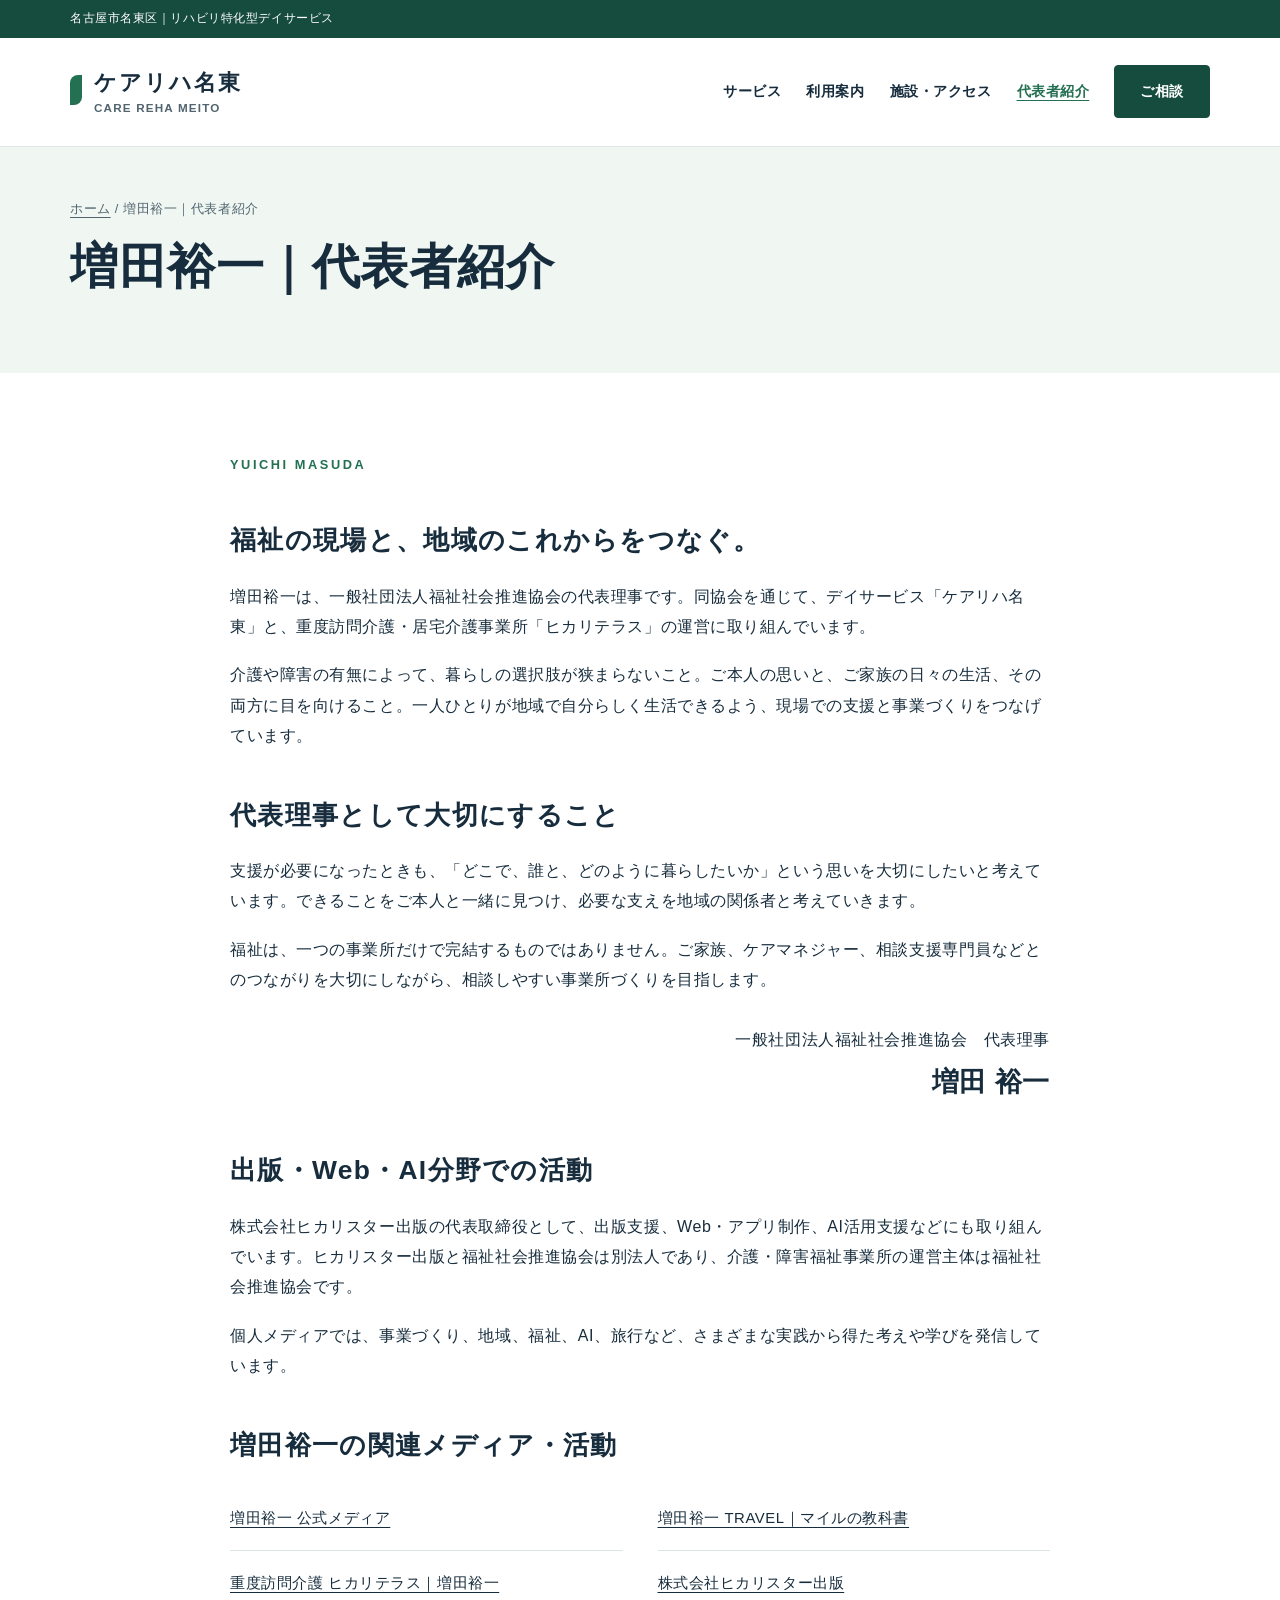
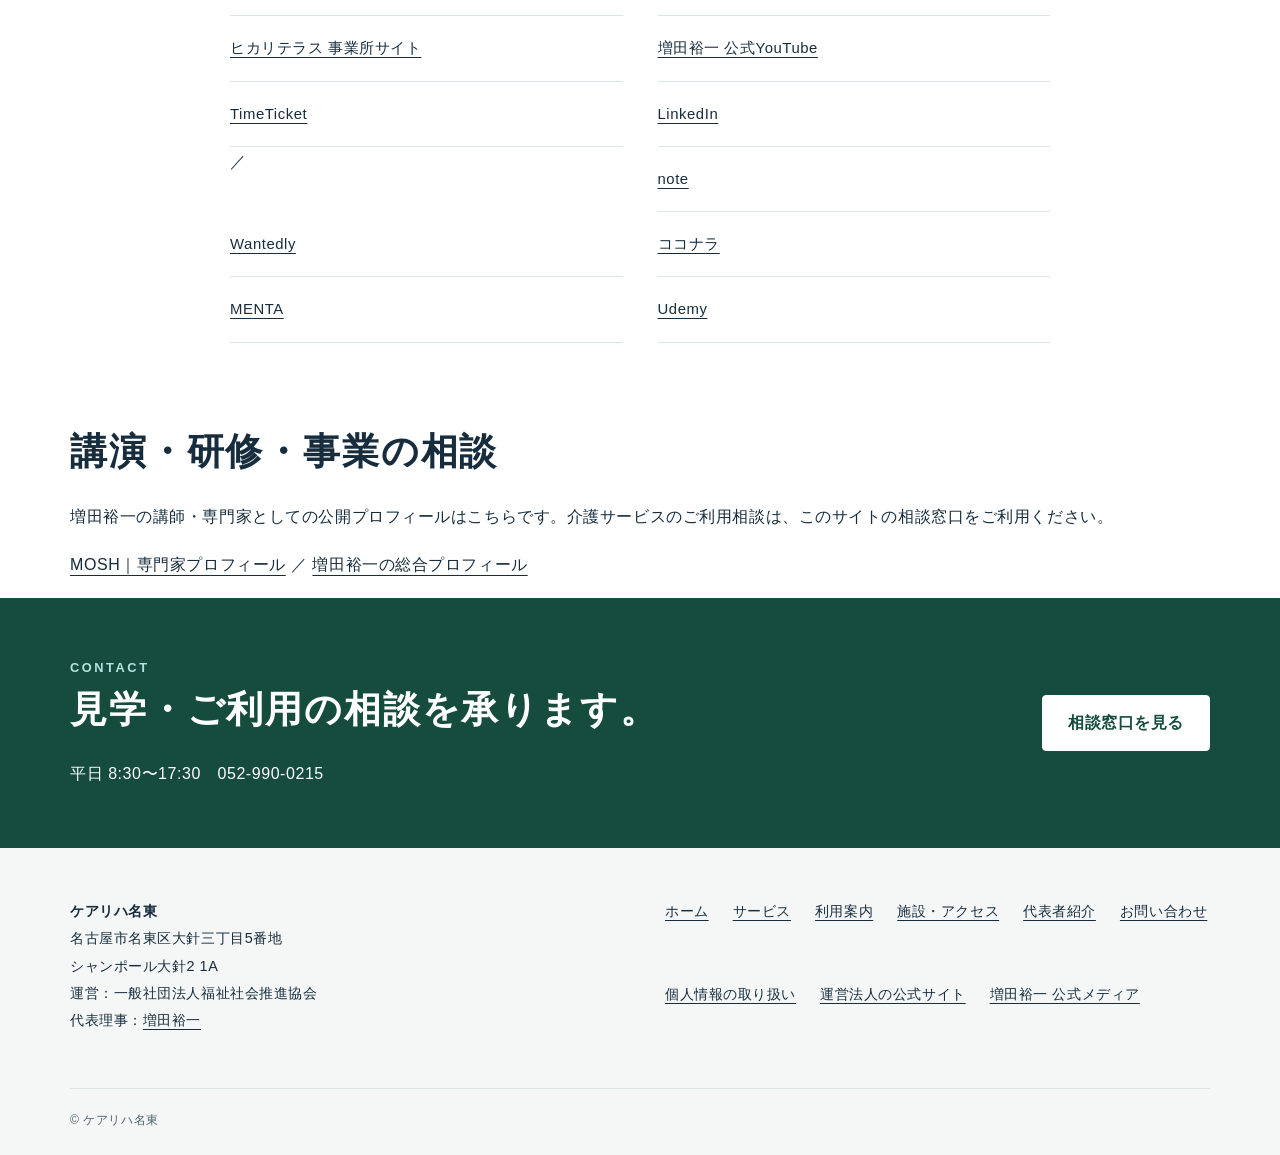
<file: profile.html>
<!doctype html><html lang="ja"><head><meta charset="utf-8"><meta name="viewport" content="width=device-width,initial-scale=1"><title>増田裕一｜代表者紹介｜ケアリハ名東</title><meta name="description" content="一般社団法人福祉社会推進協会の代表理事・増田裕一のプロフィール。福祉事業への思い、ケアリハ名東・ヒカリテラスと関連メディアをご紹介します。"><link rel="canonical" href="https://dayservice-meito.org/profile.html"><meta name="robots" content="index,follow,max-image-preview:large"><meta property="og:type" content="website"><meta property="og:locale" content="ja_JP"><meta property="og:site_name" content="ケアリハ名東"><meta property="og:title" content="増田裕一｜代表者紹介｜ケアリハ名東"><meta property="og:description" content="一般社団法人福祉社会推進協会の代表理事・増田裕一のプロフィール。福祉事業への思い、ケアリハ名東・ヒカリテラスと関連メディアをご紹介します。"><meta property="og:url" content="https://dayservice-meito.org/profile.html"><meta property="og:image" content="https://dayservice-meito.org/og.png"><meta name="twitter:card" content="summary_large_image"><link rel="icon" href="/favicon.svg" type="image/svg+xml"><link rel="stylesheet" href="/style.css"><script type="application/ld+json">{"@context":"https://schema.org","@graph":[{"@type":"Organization","@id":"https://masudayuichi.net/#operator","name":"一般社団法人福祉社会推進協会","url":"https://fukushishakai.org/","address":{"@type":"PostalAddress","addressCountry":"JP","addressRegion":"愛知県","addressLocality":"日進市","streetAddress":"竹の山2-1810-2"},"employee":{"@id":"https://masudayuichi.jp/#person"},"subOrganization":[{"@id":"https://dayservice-meito.org/#organization"},{"@id":"https://masudayuichi.net/#hikariterrace"}]},{"@type":"Person","@id":"https://masudayuichi.jp/#person","name":"増田裕一","url":"https://masudayuichi.jp/profile/","jobTitle":"代表理事","worksFor":{"@id":"https://masudayuichi.net/#operator"},"sameAs":["https://www.youtube.com/@yuichimasuda","https://www.timeticket.jp/hosts/yuicho823/","https://www.linkedin.com/in/masudayuichi823/","https://note.com/yuicho823","https://coconala.com/users/86668","https://www.wantedly.com/id/yuichi_masuda_c","https://www.udemy.com/user/zeng-tian-yu-yi/","https://menta.work/user/229114","https://mosh.jp/yuichi_masuda823/profile"],"affiliation":{"@type":"Organization","name":"株式会社ヒカリスター出版","url":"https://hikaristar.com/"}},{"@type":"LocalBusiness","@id":"https://dayservice-meito.org/#organization","name":"ケアリハ名東","url":"https://dayservice-meito.org/","telephone":"+81-52-990-0215","parentOrganization":{"@id":"https://masudayuichi.net/#operator"},"address":{"@type":"PostalAddress","addressCountry":"JP","postalCode":"465-0064","addressRegion":"愛知県","addressLocality":"名古屋市名東区","streetAddress":"大針三丁目5番地 シャンポール大針2 1A"},"openingHoursSpecification":{"@type":"OpeningHoursSpecification","dayOfWeek":["Monday","Tuesday","Wednesday","Thursday","Friday"],"opens":"08:30","closes":"17:30"}},{"@type":"WebSite","@id":"https://dayservice-meito.org/#website","url":"https://dayservice-meito.org/","name":"ケアリハ名東","publisher":{"@id":"https://dayservice-meito.org/#organization"}},{"@type":"ProfilePage","@id":"https://dayservice-meito.org/profile.html#webpage","url":"https://dayservice-meito.org/profile.html","name":"増田裕一｜代表者紹介｜ケアリハ名東","inLanguage":"ja","isPartOf":{"@id":"https://dayservice-meito.org/#website"},"mainEntity":{"@id":"https://masudayuichi.jp/#person"}},{"@type":"BreadcrumbList","itemListElement":[{"@type":"ListItem","position":1,"name":"ホーム","item":"https://dayservice-meito.org/"},{"@type":"ListItem","position":2,"name":"増田裕一｜代表者紹介","item":"https://dayservice-meito.org/profile.html"}]}]}</script></head><body><a class="skip" href="#main">本文へ移動</a><div class="topline"><div class="wrap">名古屋市名東区｜リハビリ特化型デイサービス</div></div><header class="header"><div class="wrap nav"><a class="brand" href="/">ケアリハ名東<small>CARE REHA MEITO</small></a><nav aria-label="メインナビゲーション"><a href="/services.html">サービス</a><a href="/guide.html">利用案内</a><a href="/access.html">施設・アクセス</a><a href="/profile.html" aria-current="page">代表者紹介</a><a class="nav-contact" href="/contact.html">ご相談</a></nav></div></header><main id="main"><div class="page-head"><div class="wrap"><div class="crumb"><a href="/">ホーム</a> / 増田裕一｜代表者紹介</div><h1>増田裕一｜代表者紹介</h1></div></div><section class="section "><div class="wrap"><div class="prose"><p class="eyebrow">YUICHI MASUDA</p><h2>福祉の現場と、地域のこれからをつなぐ。</h2><p>増田裕一は、一般社団法人福祉社会推進協会の代表理事です。同協会を通じて、デイサービス「ケアリハ名東」と、重度訪問介護・居宅介護事業所「ヒカリテラス」の運営に取り組んでいます。</p><p>介護や障害の有無によって、暮らしの選択肢が狭まらないこと。ご本人の思いと、ご家族の日々の生活、その両方に目を向けること。一人ひとりが地域で自分らしく生活できるよう、現場での支援と事業づくりをつなげています。</p><h2>代表理事として大切にすること</h2><p>支援が必要になったときも、「どこで、誰と、どのように暮らしたいか」という思いを大切にしたいと考えています。できることをご本人と一緒に見つけ、必要な支えを地域の関係者と考えていきます。</p><p>福祉は、一つの事業所だけで完結するものではありません。ご家族、ケアマネジャー、相談支援専門員などとのつながりを大切にしながら、相談しやすい事業所づくりを目指します。</p><div class="signature">一般社団法人福祉社会推進協会　代表理事<br><strong>増田 裕一</strong></div><h2>出版・Web・AI分野での活動</h2><p>株式会社ヒカリスター出版の代表取締役として、出版支援、Web・アプリ制作、AI活用支援などにも取り組んでいます。ヒカリスター出版と福祉社会推進協会は別法人であり、介護・障害福祉事業所の運営主体は福祉社会推進協会です。</p><p>個人メディアでは、事業づくり、地域、福祉、AI、旅行など、さまざまな実践から得た考えや学びを発信しています。</p><h2>増田裕一の関連メディア・活動</h2><div class="media-list"><a href="https://masudayuichi.jp/">増田裕一 公式メディア</a><a href="https://masudayuichi.com/">増田裕一 TRAVEL｜マイルの教科書</a><a href="https://masudayuichi.net/">重度訪問介護 ヒカリテラス｜増田裕一</a><a href="https://hikaristar.com/">株式会社ヒカリスター出版</a><a href="https://hikariterrace.org/">ヒカリテラス 事業所サイト</a><a href="https://www.youtube.com/@yuichimasuda">増田裕一 公式YouTube</a><a href="https://www.timeticket.jp/hosts/yuicho823/" rel="me">TimeTicket</a><a href="https://www.linkedin.com/in/masudayuichi823/" rel="me">LinkedIn</a> ／ <a href="https://note.com/yuicho823" rel="me">note</a><a href="https://www.wantedly.com/id/yuichi_masuda_c" rel="me">Wantedly</a><a href="https://coconala.com/users/86668" rel="me">ココナラ</a><a href="https://menta.work/user/229114" rel="me">MENTA</a><a href="https://www.udemy.com/user/zeng-tian-yu-yi/" rel="me">Udemy</a></div></div></div></section><section aria-label="増田裕一の講演・事業相談"><div class="wrap"><h2>講演・研修・事業の相談</h2><p>増田裕一の講師・専門家としての公開プロフィールはこちらです。介護サービスのご利用相談は、このサイトの相談窓口をご利用ください。</p><p><a href="https://mosh.jp/yuichi_masuda823/profile" rel="me">MOSH｜専門家プロフィール</a> ／ <a href="https://masudayuichi.jp/profile/">増田裕一の総合プロフィール</a></p></div></section></main><section class="cta"><div class="wrap"><div><p class="eyebrow">CONTACT</p><h2>見学・ご利用の相談を承ります。</h2><p>平日 8:30〜17:30　052-990-0215</p></div><a class="btn light" href="/contact.html">相談窓口を見る</a></div></section><footer class="footer"><div class="wrap"><div class="footer-grid"><div><strong>ケアリハ名東</strong><p>名古屋市名東区大針三丁目5番地<br>シャンポール大針2 1A<br>運営：一般社団法人福祉社会推進協会<br>代表理事：<a href="/profile.html">増田裕一</a></p></div><div class="footer-links"><a href="/">ホーム</a><a href="/services.html">サービス</a><a href="/guide.html">利用案内</a><a href="/access.html">施設・アクセス</a><a href="/profile.html">代表者紹介</a><a href="/contact.html">お問い合わせ</a><a href="/privacy.html">個人情報の取り扱い</a><a href="https://fukushishakai.org/">運営法人の公式サイト</a><a href="https://masudayuichi.jp/">増田裕一 公式メディア</a></div></div><div class="copyright">© ケアリハ名東</div></div></footer><a class="mobile-cta" href="tel:0529900215">電話で見学・利用相談　052-990-0215</a></body></html>
</file>
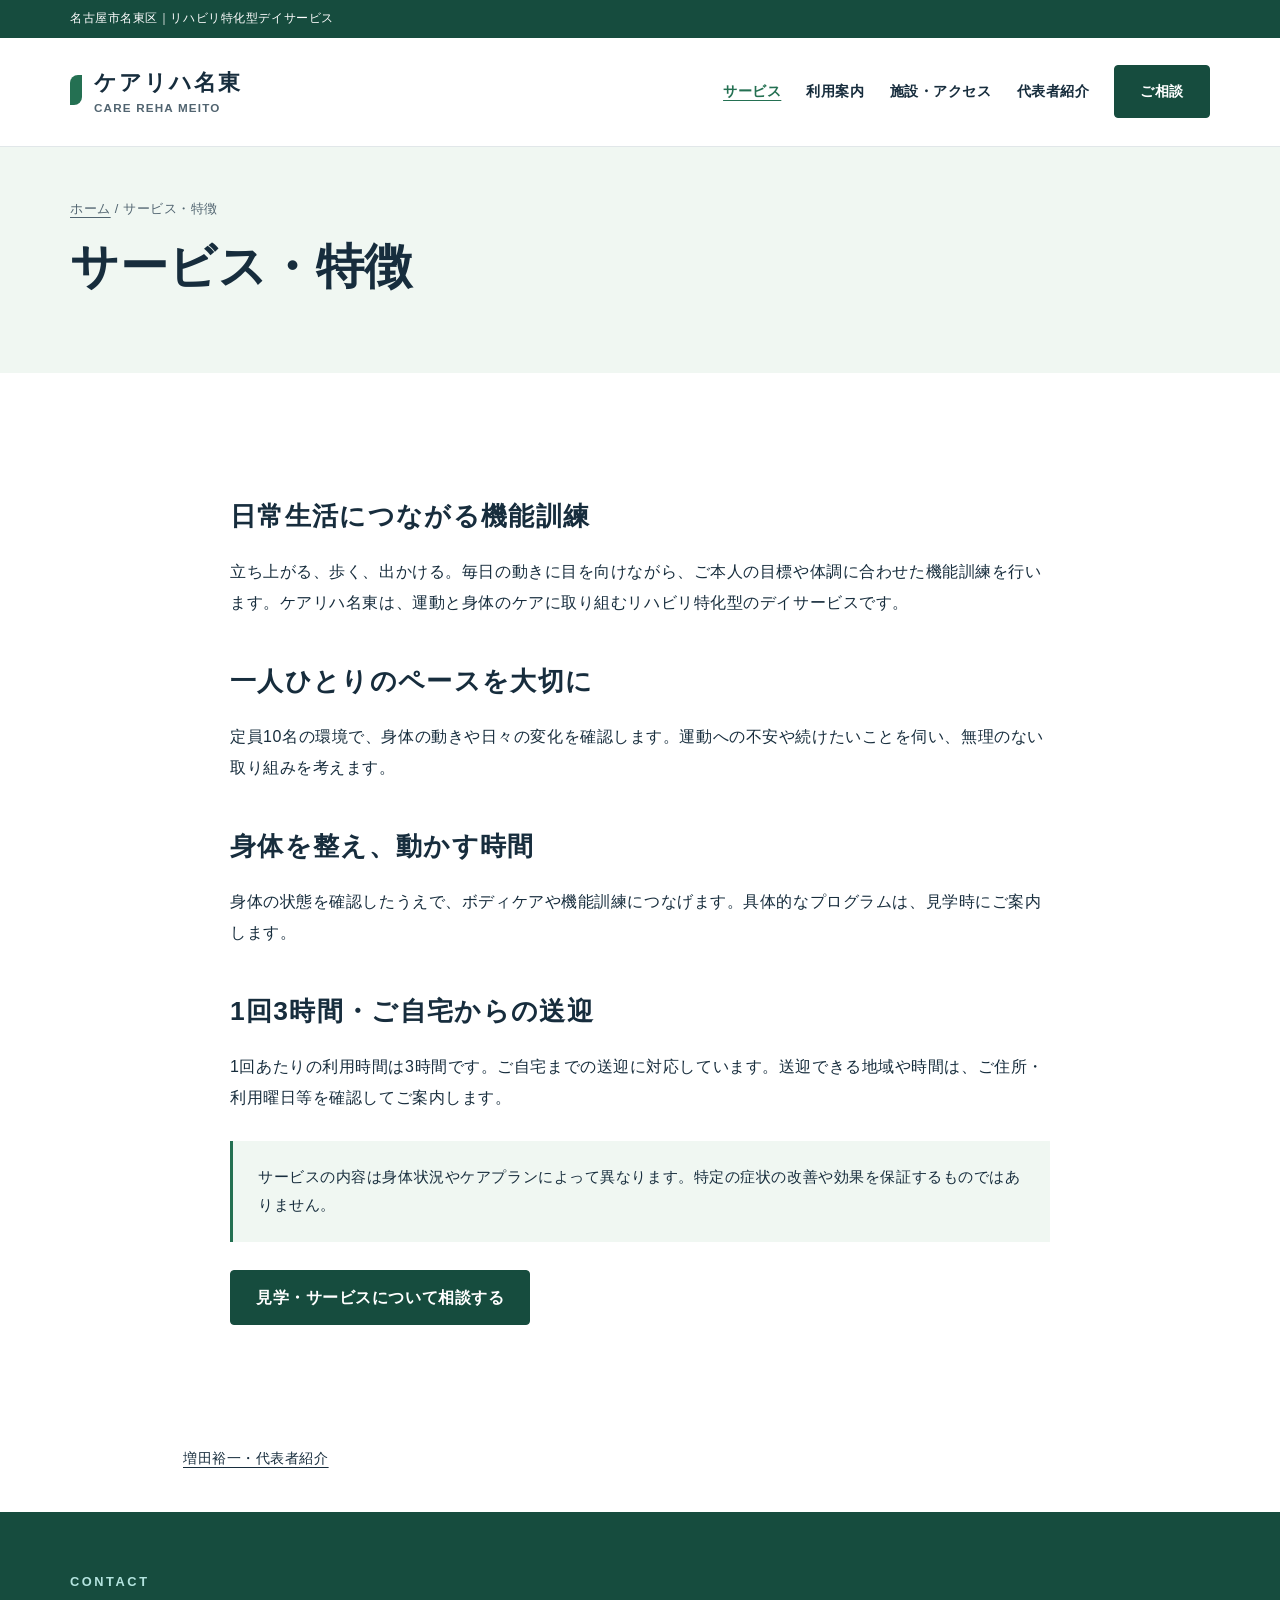
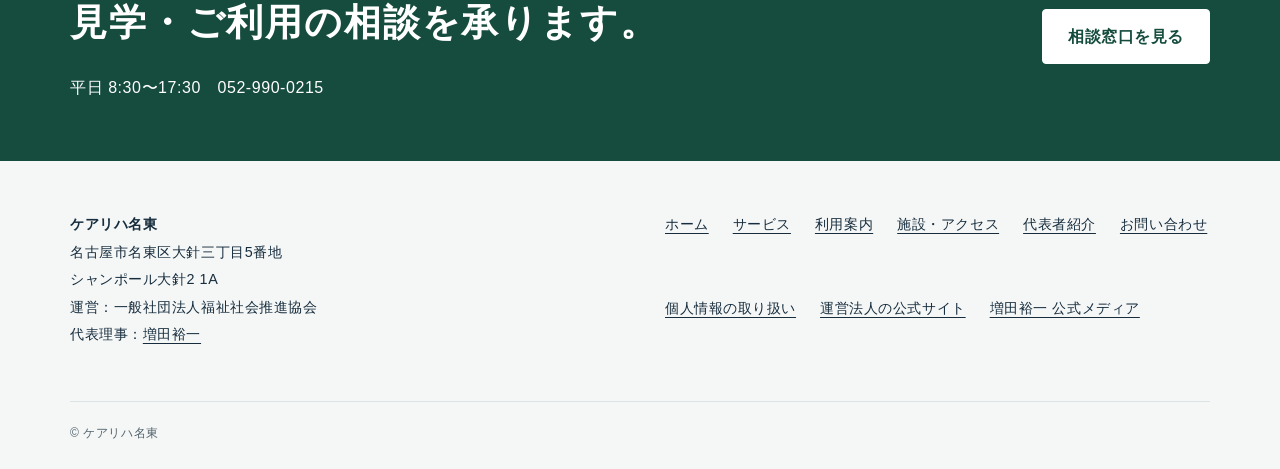
<file: services.html>
<!doctype html><html lang="ja"><head><meta charset="utf-8"><meta name="viewport" content="width=device-width,initial-scale=1"><title>サービス・特徴｜ケアリハ名東</title><meta name="description" content="ケアリハ名東の機能訓練、身体のケア、短時間利用、送迎についてご紹介します。運営法人の代表者・増田裕一の紹介も掲載しています。"><link rel="canonical" href="https://dayservice-meito.org/services.html"><meta name="robots" content="index,follow,max-image-preview:large"><meta property="og:type" content="website"><meta property="og:locale" content="ja_JP"><meta property="og:site_name" content="ケアリハ名東"><meta property="og:title" content="サービス・特徴｜ケアリハ名東"><meta property="og:description" content="ケアリハ名東の機能訓練、身体のケア、短時間利用、送迎についてご紹介します。"><meta property="og:url" content="https://dayservice-meito.org/services.html"><meta property="og:image" content="https://dayservice-meito.org/og.png"><meta name="twitter:card" content="summary_large_image"><link rel="icon" href="/favicon.svg" type="image/svg+xml"><link rel="stylesheet" href="/style.css"><script type="application/ld+json">{"@context": "https://schema.org", "@graph": [{"@type": "Organization", "@id": "https://masudayuichi.net/#operator", "name": "一般社団法人福祉社会推進協会", "url": "https://fukushishakai.org/", "address": {"@type": "PostalAddress", "addressCountry": "JP", "addressRegion": "愛知県", "addressLocality": "日進市", "streetAddress": "竹の山2-1810-2"}, "employee": {"@id": "https://masudayuichi.jp/#person"}, "subOrganization": [{"@id": "https://dayservice-meito.org/#organization"}, {"@id": "https://masudayuichi.net/#hikariterrace"}]}, {"@type": "Person", "@id": "https://masudayuichi.jp/#person", "name": "増田裕一", "url": "https://masudayuichi.jp/profile/", "jobTitle": "代表理事", "worksFor": {"@id": "https://masudayuichi.net/#operator"}, "sameAs": ["https://www.youtube.com/@yuichimasuda"], "affiliation": {"@type": "Organization", "name": "株式会社ヒカリスター出版", "url": "https://hikaristar.com/"}}, {"@type": "LocalBusiness", "@id": "https://dayservice-meito.org/#organization", "name": "ケアリハ名東", "url": "https://dayservice-meito.org/", "telephone": "+81-52-990-0215", "parentOrganization": {"@id": "https://masudayuichi.net/#operator"}, "address": {"@type": "PostalAddress", "addressCountry": "JP", "postalCode": "465-0064", "addressRegion": "愛知県", "addressLocality": "名古屋市名東区", "streetAddress": "大針三丁目5番地 シャンポール大針2 1A"}, "openingHoursSpecification": {"@type": "OpeningHoursSpecification", "dayOfWeek": ["Monday", "Tuesday", "Wednesday", "Thursday", "Friday"], "opens": "08:30", "closes": "17:30"}}, {"@type": "WebSite", "@id": "https://dayservice-meito.org/#website", "url": "https://dayservice-meito.org/", "name": "ケアリハ名東", "publisher": {"@id": "https://dayservice-meito.org/#organization"}}, {"@type": "WebPage", "@id": "https://dayservice-meito.org/services.html#webpage", "url": "https://dayservice-meito.org/services.html", "name": "サービス・特徴｜ケアリハ名東", "inLanguage": "ja", "isPartOf": {"@id": "https://dayservice-meito.org/#website"}, "mainEntity": {"@id": "https://dayservice-meito.org/#organization"}}, {"@type": "BreadcrumbList", "itemListElement": [{"@type": "ListItem", "position": 1, "name": "ホーム", "item": "https://dayservice-meito.org/"}, {"@type": "ListItem", "position": 2, "name": "サービス・特徴", "item": "https://dayservice-meito.org/services.html"}]}]}</script></head><body><a class="skip" href="#main">本文へ移動</a><div class="topline"><div class="wrap">名古屋市名東区｜リハビリ特化型デイサービス</div></div><header class="header"><div class="wrap nav"><a class="brand" href="/">ケアリハ名東<small>CARE REHA MEITO</small></a><nav aria-label="メインナビゲーション"><a href="/services.html" aria-current="page">サービス</a><a href="/guide.html">利用案内</a><a href="/access.html">施設・アクセス</a><a href="/profile.html">代表者紹介</a><a class="nav-contact" href="/contact.html">ご相談</a></nav></div></header><main id="main"><div class="page-head"><div class="wrap"><div class="crumb"><a href="/">ホーム</a> / サービス・特徴</div><h1>サービス・特徴</h1></div></div><section class="section "><div class="wrap"><div class="prose"><h2>日常生活につながる機能訓練</h2><p>立ち上がる、歩く、出かける。毎日の動きに目を向けながら、ご本人の目標や体調に合わせた機能訓練を行います。ケアリハ名東は、運動と身体のケアに取り組むリハビリ特化型のデイサービスです。</p><h2>一人ひとりのペースを大切に</h2><p>定員10名の環境で、身体の動きや日々の変化を確認します。運動への不安や続けたいことを伺い、無理のない取り組みを考えます。</p><h2>身体を整え、動かす時間</h2><p>身体の状態を確認したうえで、ボディケアや機能訓練につなげます。具体的なプログラムは、見学時にご案内します。</p><h2>1回3時間・ご自宅からの送迎</h2><p>1回あたりの利用時間は3時間です。ご自宅までの送迎に対応しています。送迎できる地域や時間は、ご住所・利用曜日等を確認してご案内します。</p><div class="note">サービスの内容は身体状況やケアプランによって異なります。特定の症状の改善や効果を保証するものではありません。</div><a class="btn" href="/contact.html">見学・サービスについて相談する</a></div></div></section><div style="max-width:950px;margin:22px auto;padding:18px;font-size:14px"><a href="/profile.html">増田裕一・代表者紹介</a></div></main><section class="cta"><div class="wrap"><div><p class="eyebrow">CONTACT</p><h2>見学・ご利用の相談を承ります。</h2><p>平日 8:30〜17:30　052-990-0215</p></div><a class="btn light" href="/contact.html">相談窓口を見る</a></div></section><footer class="footer"><div class="wrap"><div class="footer-grid"><div><strong>ケアリハ名東</strong><p>名古屋市名東区大針三丁目5番地<br>シャンポール大針2 1A<br>運営：一般社団法人福祉社会推進協会<br>代表理事：<a href="/profile.html">増田裕一</a></p></div><div class="footer-links"><a href="/">ホーム</a><a href="/services.html">サービス</a><a href="/guide.html">利用案内</a><a href="/access.html">施設・アクセス</a><a href="/profile.html">代表者紹介</a><a href="/contact.html">お問い合わせ</a><a href="/privacy.html">個人情報の取り扱い</a><a href="https://fukushishakai.org/">運営法人の公式サイト</a><a href="https://masudayuichi.jp/">増田裕一 公式メディア</a></div></div><div class="copyright">© ケアリハ名東</div></div></footer><a class="mobile-cta" href="tel:0529900215">電話で見学・利用相談　052-990-0215</a></body></html>
</file>
<file: style.css>
:root{--dark:#164c3e;--accent:#247052;--pale:#f0f7f2;}*{box-sizing:border-box}html{scroll-behavior:smooth}body{margin:0;color:#172d3d;background:#fff;font-family:"Noto Sans JP","Hiragino Kaku Gothic ProN","Yu Gothic",sans-serif;line-height:1.9;letter-spacing:.035em}a{color:inherit;text-underline-offset:.3em}a:hover{color:var(--accent)}:focus-visible{outline:3px solid #e39c21;outline-offset:5px}button{font:inherit}.skip{position:absolute;left:1rem;top:-10rem;background:#fff;padding:1rem;z-index:100}.skip:focus{top:0}.wrap{width:min(1140px,calc(100% - 64px));margin:auto}.topline{background:var(--dark);color:white;font-size:.78rem;padding:7px 0}.header{background:#fff;border-bottom:1px solid #e1e7e9}.nav{min-height:108px;display:flex;justify-content:space-between;align-items:center;gap:24px}.brand{text-decoration:none;font-size:1.35rem;font-weight:800;line-height:1.5;letter-spacing:.09em}.brand small{display:block;font-size:.73rem;letter-spacing:.1em;color:#516470}.brand:before{content:"";display:inline-block;width:12px;height:30px;background:var(--accent);margin-right:12px;vertical-align:middle;border-radius:8px 0 8px 0}nav{display:flex;align-items:center;gap:25px;font-size:.9rem;font-weight:600}nav a{text-decoration:none}nav a[aria-current=page]{color:var(--accent);text-decoration:underline}.nav-contact,.btn{display:inline-flex;align-items:center;justify-content:center;padding:14px 25px;border-radius:4px;background:var(--dark);color:white;text-decoration:none;font-weight:700;line-height:1.6;border:1px solid var(--dark)}.btn:hover,.nav-contact:hover{background:var(--accent);color:#fff}.btn.light{background:white;color:var(--dark);border-color:white}.btn.outline{background:transparent;color:var(--dark)}.actions{display:flex;gap:14px;flex-wrap:wrap;margin-top:28px}.eyebrow{font-size:.8rem;letter-spacing:.2em;font-weight:700;color:var(--accent);margin:0 0 22px}.hero{background:var(--pale);padding:76px 0 58px;overflow:hidden}.hero-grid{display:grid;grid-template-columns:1.25fr 1fr;gap:64px;align-items:center}.hero h1{font-size:clamp(2.3rem,4.2vw,3.8rem);line-height:1.55;letter-spacing:.07em;margin:0 0 24px;font-weight:800}.hero h1 em{font-style:normal;color:var(--accent)}.lead{font-size:1.08rem;max-width:640px}.hero-panel{background:var(--dark);color:white;padding:42px;min-height:370px;border-radius:100px 4px 4px 4px;display:flex;flex-direction:column;justify-content:center;position:relative}.hero-panel:before{content:"";position:absolute;right:-34px;top:-34px;width:135px;height:135px;border:1px solid var(--accent);border-radius:50%;pointer-events:none}.hero-panel .eyebrow{color:#b4e4df}.hero-panel h2{font-size:2rem;line-height:1.6;margin:0 0 24px}.panel-link{border-top:1px solid #ffffff40;padding:20px 0 6px;display:block;text-decoration:none}.panel-link small{display:block;opacity:.75;font-size:.8rem}.hero-panel a:hover{color:#d0f4ef}.hero-foot{margin-top:50px;border-top:1px solid #ccd8db;padding-top:18px;font-size:.85rem;display:flex;justify-content:space-between;gap:20px}.section{padding:80px 0}.section.tint{background:var(--pale)}.section-title{display:grid;grid-template-columns:1fr 1.5fr;gap:60px;margin-bottom:38px}.section-title h2,h2{font-size:clamp(1.6rem,3vw,2.3rem);line-height:1.6;letter-spacing:.05em;margin:0 0 20px}h3{font-size:1.2rem;line-height:1.7;margin:8px 0 14px}p{margin:0 0 18px}.grid{display:grid;grid-template-columns:repeat(3,1fr);gap:26px}.two{grid-template-columns:repeat(2,1fr)}.card{padding:30px;border:1px solid #dce4e5;border-radius:6px;background:#fff}.card .number{font:500 2.8rem Georgia,serif;color:var(--accent)}.card p{color:#52636d}.card a{font-weight:700}.service-card{padding:36px;background:var(--pale);border:0}.service-card h3{font-size:1.65rem}.feature{border-top:3px solid var(--accent);padding:22px 0}.feature span{font-size:.8rem;color:var(--accent);font-weight:700}.statement{font-size:1.45rem;line-height:2}.split{display:grid;grid-template-columns:1fr 1fr;gap:65px;align-items:start}.cta{background:var(--dark);color:white;padding:58px 0}.cta .wrap{display:flex;justify-content:space-between;gap:35px;align-items:center}.cta p{margin-bottom:0}.cta .eyebrow{color:#b4e4df}.footer{padding:50px 0 24px;background:#f5f7f7;font-size:.9rem}.footer-grid{display:grid;grid-template-columns:1fr 1fr;gap:50px}.footer-links{display:flex;flex-wrap:wrap;gap:12px 24px}.copyright{font-size:.75rem;border-top:1px solid #dce3e4;margin-top:35px;padding-top:20px;color:#53646d}.page-head{background:var(--pale);padding:50px 0}.page-head h1{font-size:clamp(2rem,4vw,3rem);line-height:1.5;margin:10px 0 20px}.crumb{font-size:.8rem;color:#516470}.prose{max-width:820px;margin:auto}.prose h2{margin-top:42px;font-size:1.65rem}.prose h3{margin-top:25px}.prose li{margin:9px 0}.data{margin:0}.data>div{display:grid;grid-template-columns:160px 1fr;border-bottom:1px solid #dce4e5;padding:19px 0;gap:20px}.data dt{font-weight:700}.data dd{margin:0}.note{padding:22px 25px;border-left:3px solid var(--accent);background:var(--pale);margin:28px 0;font-size:.93rem}.steps{list-style:none;padding:0;counter-reset:step}.steps li{counter-increment:step;border-bottom:1px solid #dce4e5;padding:22px 0 22px 70px;position:relative}.steps li:before{content:"0" counter(step);position:absolute;left:0;top:22px;font-size:1.8rem;color:var(--accent);font-family:Georgia,serif}.steps h3{margin:0 0 8px}.steps p{margin:0}.phone{font-size:clamp(1.65rem,3vw,2.25rem);letter-spacing:.02em;font-weight:800;display:inline-block;margin:8px 0;text-decoration:none}.small{font-size:.85rem;color:#52636d}.faq details{padding:22px 0;border-bottom:1px solid #dce4e5}.faq summary{cursor:pointer;font-weight:700}.faq details p{margin:16px 0 0}.media-list{display:grid;grid-template-columns:1fr 1fr;gap:0 35px}.media-list a{padding:18px 0;border-bottom:1px solid #dce4e5;font-size:.93rem}.signature{text-align:right;margin-top:30px}.signature strong{font-size:1.7rem}.stats{display:grid;grid-template-columns:repeat(3,1fr);border-bottom:1px solid #dce4e5;padding:28px 0;gap:20px;text-align:center}.stats strong{font:500 2.5rem Georgia,serif;color:var(--accent)}.stats span{display:block;font-size:.87rem}.mobile-cta{display:none}@media(max-width:900px){.nav{align-items:flex-start;flex-direction:column;padding:22px 0;gap:18px}nav{flex-wrap:wrap;gap:15px 22px}.hero-grid{gap:32px}.hero-panel{padding:30px;min-height:330px}.hero-panel h2{font-size:1.7rem}.section-title{gap:30px}.hero h1{font-size:2.7rem}}@media(max-width:650px){.wrap{width:calc(100% - 40px)}.topline{font-size:.7rem}.brand{font-size:1.16rem}.nav{min-height:0}nav{font-size:.82rem;gap:12px 18px}.nav-contact{padding:8px 14px}.hero{padding:42px 0 30px}.hero-grid,.section-title,.split,.grid,.two,.footer-grid{grid-template-columns:1fr;gap:26px}.hero h1{font-size:2.2rem;line-height:1.6}.lead{font-size:1rem}.hero-panel{min-height:280px;border-radius:60px 4px 4px 4px;padding:34px 28px}.hero-panel:before{width:85px;height:85px;right:-16px;top:-16px}.hero-foot{margin-top:30px;flex-direction:column;gap:5px;font-size:.77rem}.section{padding:50px 0}.section-title{margin-bottom:28px}.section-title p{margin:0}.card{padding:25px}.cta .wrap{flex-direction:column;align-items:flex-start}.cta{padding:42px 0}.data>div{grid-template-columns:1fr;gap:4px}.page-head{padding:30px 0}.media-list{grid-template-columns:1fr}.footer{padding-bottom:90px}.mobile-cta{display:flex;position:fixed;bottom:0;left:0;right:0;background:var(--dark);color:#fff;padding:14px 20px;justify-content:center;font-weight:bold;text-decoration:none;z-index:20;border-top:1px solid #ffffff60}.stats{gap:10px}.stats strong{font-size:2rem}.stats span{font-size:.76rem}}@media(prefers-reduced-motion:reduce){html{scroll-behavior:auto}}
.brand{position:relative;padding-left:24px}.brand:before{position:absolute;left:0;top:8px;margin:0}.hero h1{font-size:clamp(2rem,3.15vw,2.65rem)}@media(max-width:900px) and (min-width:651px){.hero-grid{grid-template-columns:1fr}.hero h1{font-size:2.5rem}.hero-panel{min-height:270px}}@media(max-width:650px){.hero h1{font-size:clamp(1.6rem,7vw,2rem);letter-spacing:.035em}.hero-panel p br,.lead br{display:none}}
</file>
